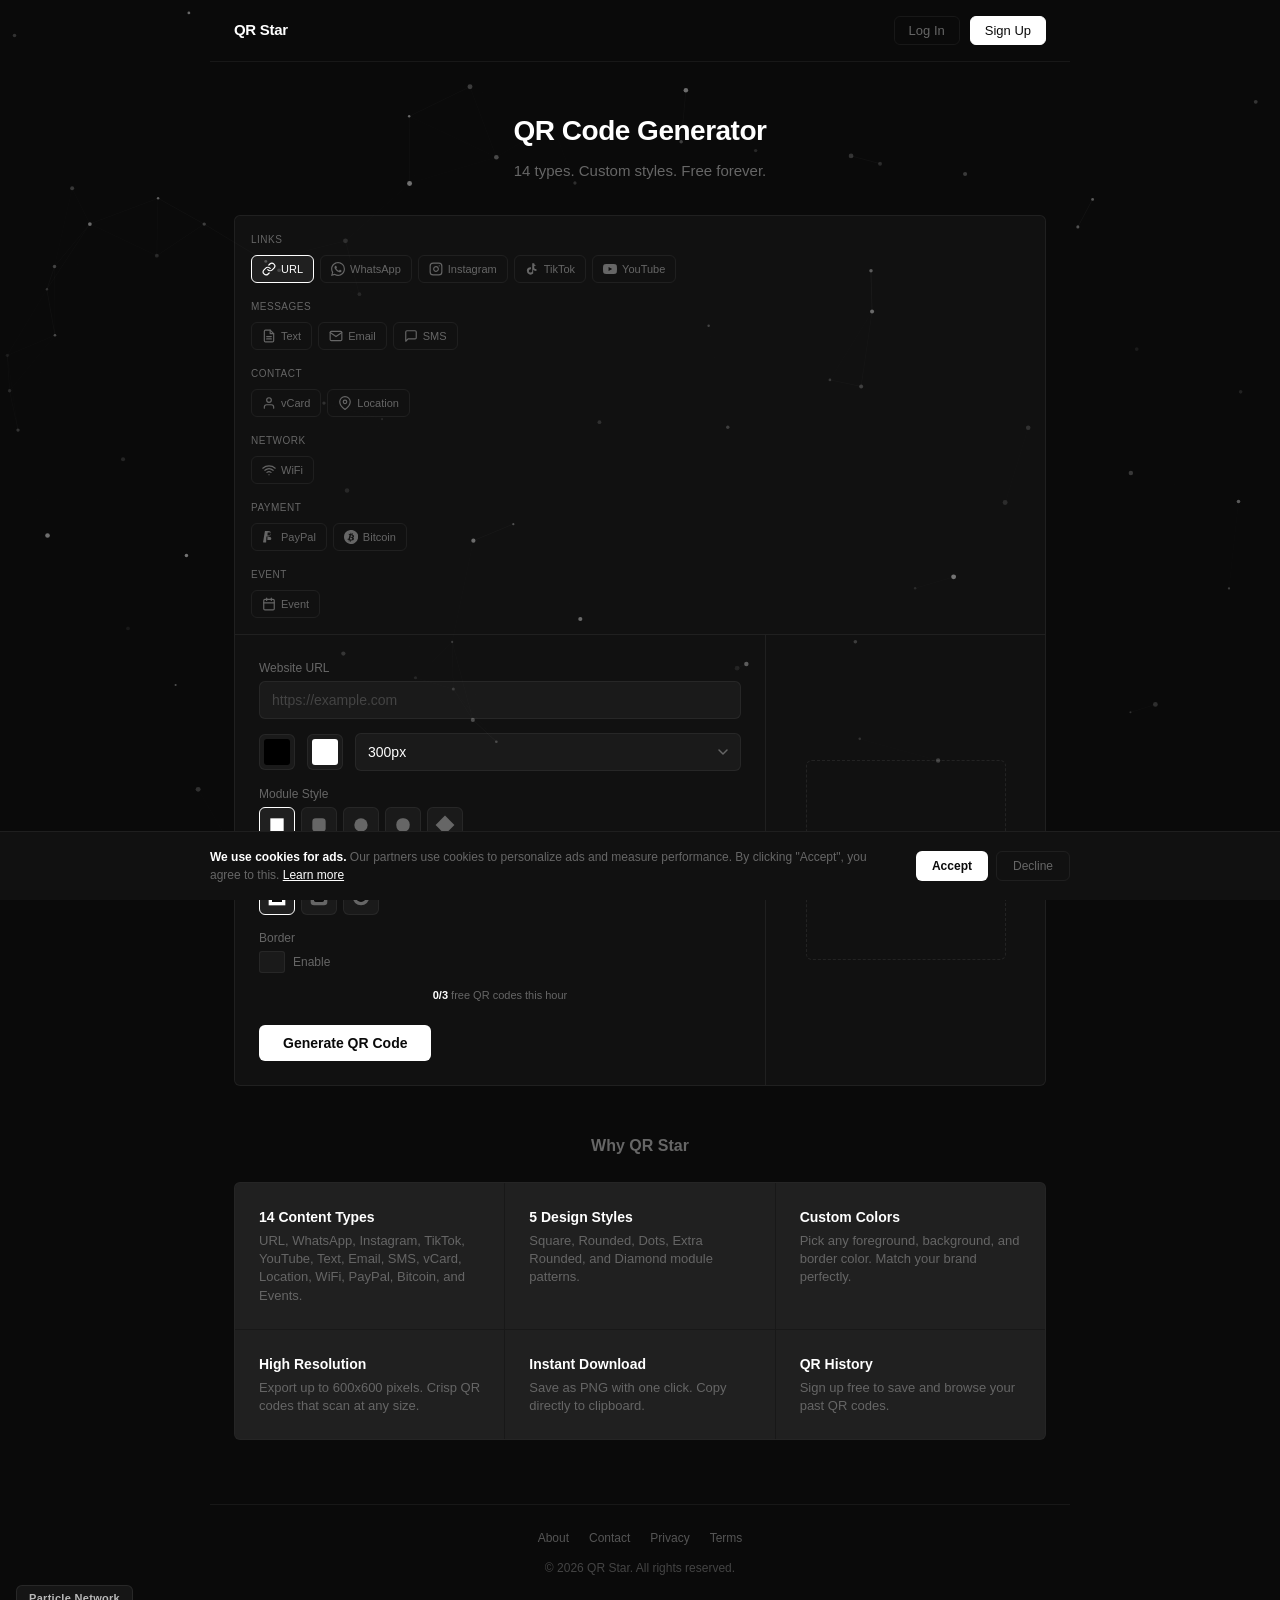
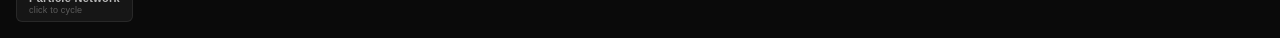
<file: index.html>
<!DOCTYPE html>
<html lang="en">
<head>
  <meta charset="UTF-8">
  <meta name="viewport" content="width=device-width, initial-scale=1.0">
  <title>QR Star — Free QR Code Generator</title>
  <meta name="description" content="Free QR code generator with 14 types, custom styles, and instant download. Create QR codes for URLs, WhatsApp, WiFi, vCard, payments, and more.">
  <meta property="og:title" content="QR Star — Free QR Code Generator">
  <meta property="og:description" content="Free QR code generator with 14 types, custom styles, and instant download.">
  <meta property="og:type" content="website">
  <meta name="robots" content="index, follow">
  <link rel="canonical" href="./">
  <script type="application/ld+json">
  {
    "@context": "https://schema.org",
    "@type": "WebApplication",
    "name": "QR Star",
    "applicationCategory": "UtilityApplication",
    "operatingSystem": "Web",
    "description": "Free QR code generator with custom styles, 14 content types, and instant PNG download.",
    "offers": { "@type": "Offer", "price": "0", "priceCurrency": "USD" }
  }
  </script>
  <link rel="stylesheet" href="css/style.css">
  <!-- Google AdSense — replace ca-pub-XXXXXXXXXXXXXXXX with your publisher ID after approval -->
  <!-- <script async src="https://pagead2.googlesyndication.com/pagead/js/adsbygoogle.js?client=ca-pub-XXXXXXXXXXXXXXXX" crossorigin="anonymous"></script> -->
</head>
<body>

  <canvas id="bg-canvas"></canvas>

  <!-- NAV -->
  <nav>
    <a href="#" class="nav-logo">QR Star</a>
    <div class="nav-right">
      <div id="nav-guest" class="nav-user">
        <button class="nav-btn" onclick="openModal('login')">Log In</button>
        <button class="nav-btn primary" onclick="openModal('signup')">Sign Up</button>
      </div>
      <div id="nav-user" class="nav-user" style="display:none">
        <button class="nav-btn" onclick="toggleHistory()">History</button>
        <button class="nav-btn" onclick="openSettings()">Settings</button>
        <div class="nav-avatar" id="nav-avatar"></div>
        <span class="nav-name" id="nav-name"></span>
        <button class="nav-btn" onclick="logout()">Logout</button>
      </div>
    </div>
  </nav>

  <!-- HERO -->
  <section class="hero">
    <h1>QR Code Generator</h1>
    <p>14 types. Custom styles. Free forever.</p>
  </section>

  <div class="ad-slot ad-slot-hero"></div>

  <!-- MAIN CARD -->
  <main class="main-card">
    <div class="card-inner">

      <!-- TYPE GRID -->
      <div class="type-grid" id="typeGrid">
        <span class="type-category">Links</span>
        <button class="type-card active" data-type="url" onclick="switchType('url')">
          <svg viewBox="0 0 24 24" fill="none" stroke="currentColor" stroke-width="2" stroke-linecap="round" stroke-linejoin="round"><path d="M10 13a5 5 0 0 0 7.54.54l3-3a5 5 0 0 0-7.07-7.07l-1.72 1.71"/><path d="M14 11a5 5 0 0 0-7.54-.54l-3 3a5 5 0 0 0 7.07 7.07l1.71-1.71"/></svg>
          URL
        </button>
        <button class="type-card" data-type="whatsapp" onclick="switchType('whatsapp')">
          <svg viewBox="0 0 24 24" fill="currentColor"><path d="M17.472 14.382c-.297-.149-1.758-.867-2.03-.967-.273-.099-.471-.148-.67.15-.197.297-.767.966-.94 1.164-.173.199-.347.223-.644.075-.297-.15-1.255-.463-2.39-1.475-.883-.788-1.48-1.761-1.653-2.059-.173-.297-.018-.458.13-.606.134-.133.298-.347.446-.52.149-.174.198-.298.298-.497.099-.198.05-.371-.025-.52-.075-.149-.669-1.612-.916-2.207-.242-.579-.487-.5-.669-.51-.173-.008-.371-.01-.57-.01-.198 0-.52.074-.792.372-.272.297-1.04 1.016-1.04 2.479 0 1.462 1.065 2.875 1.213 3.074.149.198 2.096 3.2 5.077 4.487.709.306 1.262.489 1.694.625.712.227 1.36.195 1.871.118.571-.085 1.758-.719 2.006-1.413.248-.694.248-1.289.173-1.413-.074-.124-.272-.198-.57-.347m-5.421 7.403h-.004a9.87 9.87 0 01-5.031-1.378l-.361-.214-3.741.982.998-3.648-.235-.374a9.86 9.86 0 01-1.51-5.26c.001-5.45 4.436-9.884 9.888-9.884 2.64 0 5.122 1.03 6.988 2.898a9.825 9.825 0 012.893 6.994c-.003 5.45-4.437 9.884-9.885 9.884m8.413-18.297A11.815 11.815 0 0012.05 0C5.495 0 .16 5.335.157 11.892c0 2.096.547 4.142 1.588 5.945L.057 24l6.305-1.654a11.882 11.882 0 005.683 1.448h.005c6.554 0 11.89-5.335 11.893-11.893a11.821 11.821 0 00-3.48-8.413z"/></svg>
          WhatsApp
        </button>
        <button class="type-card" data-type="instagram" onclick="switchType('instagram')">
          <svg viewBox="0 0 24 24" fill="none" stroke="currentColor" stroke-width="2" stroke-linecap="round" stroke-linejoin="round"><rect x="2" y="2" width="20" height="20" rx="5" ry="5"/><path d="M16 11.37A4 4 0 1 1 12.63 8 4 4 0 0 1 16 11.37z"/><line x1="17.5" y1="6.5" x2="17.51" y2="6.5"/></svg>
          Instagram
        </button>
        <button class="type-card" data-type="tiktok" onclick="switchType('tiktok')">
          <svg viewBox="0 0 24 24" fill="currentColor"><path d="M19.59 6.69a4.83 4.83 0 01-3.77-4.25V2h-3.45v13.67a2.89 2.89 0 01-2.88 2.5 2.89 2.89 0 01-2.89-2.89 2.89 2.89 0 012.89-2.89c.28 0 .54.04.79.1v-3.5a6.37 6.37 0 00-.79-.05A6.34 6.34 0 003.15 15.2a6.34 6.34 0 0010.86 4.48V13.2a8.16 8.16 0 005.58 2.17V12a4.83 4.83 0 01-3.77-1.5V6.69h3.77z"/></svg>
          TikTok
        </button>
        <button class="type-card" data-type="youtube" onclick="switchType('youtube')">
          <svg viewBox="0 0 24 24" fill="currentColor"><path d="M23.498 6.186a3.016 3.016 0 0 0-2.122-2.136C19.505 3.545 12 3.545 12 3.545s-7.505 0-9.377.505A3.017 3.017 0 0 0 .502 6.186C0 8.07 0 12 0 12s0 3.93.502 5.814a3.016 3.016 0 0 0 2.122 2.136c1.871.505 9.376.505 9.376.505s7.505 0 9.377-.505a3.015 3.015 0 0 0 2.122-2.136C24 15.93 24 12 24 12s0-3.93-.502-5.814zM9.545 15.568V8.432L15.818 12l-6.273 3.568z"/></svg>
          YouTube
        </button>

        <span class="type-category">Messages</span>
        <button class="type-card" data-type="text" onclick="switchType('text')">
          <svg viewBox="0 0 24 24" fill="none" stroke="currentColor" stroke-width="2" stroke-linecap="round" stroke-linejoin="round"><path d="M14 2H6a2 2 0 0 0-2 2v16a2 2 0 0 0 2 2h12a2 2 0 0 0 2-2V8z"/><polyline points="14 2 14 8 20 8"/><line x1="16" y1="13" x2="8" y2="13"/><line x1="16" y1="17" x2="8" y2="17"/></svg>
          Text
        </button>
        <button class="type-card" data-type="email" onclick="switchType('email')">
          <svg viewBox="0 0 24 24" fill="none" stroke="currentColor" stroke-width="2" stroke-linecap="round" stroke-linejoin="round"><path d="M4 4h16c1.1 0 2 .9 2 2v12c0 1.1-.9 2-2 2H4c-1.1 0-2-.9-2-2V6c0-1.1.9-2 2-2z"/><polyline points="22,6 12,13 2,6"/></svg>
          Email
        </button>
        <button class="type-card" data-type="sms" onclick="switchType('sms')">
          <svg viewBox="0 0 24 24" fill="none" stroke="currentColor" stroke-width="2" stroke-linecap="round" stroke-linejoin="round"><path d="M21 15a2 2 0 0 1-2 2H7l-4 4V5a2 2 0 0 1 2-2h14a2 2 0 0 1 2 2z"/></svg>
          SMS
        </button>

        <span class="type-category">Contact</span>
        <button class="type-card" data-type="vcard" onclick="switchType('vcard')">
          <svg viewBox="0 0 24 24" fill="none" stroke="currentColor" stroke-width="2" stroke-linecap="round" stroke-linejoin="round"><path d="M20 21v-2a4 4 0 0 0-4-4H8a4 4 0 0 0-4 4v2"/><circle cx="12" cy="7" r="4"/></svg>
          vCard
        </button>
        <button class="type-card" data-type="location" onclick="switchType('location')">
          <svg viewBox="0 0 24 24" fill="none" stroke="currentColor" stroke-width="2" stroke-linecap="round" stroke-linejoin="round"><path d="M21 10c0 7-9 13-9 13s-9-6-9-13a9 9 0 0 1 18 0z"/><circle cx="12" cy="10" r="3"/></svg>
          Location
        </button>

        <span class="type-category">Network</span>
        <button class="type-card" data-type="wifi" onclick="switchType('wifi')">
          <svg viewBox="0 0 24 24" fill="none" stroke="currentColor" stroke-width="2" stroke-linecap="round" stroke-linejoin="round"><path d="M5 12.55a11 11 0 0 1 14.08 0"/><path d="M1.42 9a16 16 0 0 1 21.16 0"/><path d="M8.53 16.11a6 6 0 0 1 6.95 0"/><line x1="12" y1="20" x2="12.01" y2="20"/></svg>
          WiFi
        </button>

        <span class="type-category">Payment</span>
        <button class="type-card" data-type="paypal" onclick="switchType('paypal')">
          <svg viewBox="0 0 24 24" fill="currentColor"><path d="M7.076 21.337H2.47a.641.641 0 0 1-.633-.74L4.944 2.1A.77.77 0 0 1 5.704 1.5h4.953c1.622 0 2.789.426 3.46 1.262.655.817.975 1.87.975 3.188 0 .942-.22 1.838-.67 2.677-.442.827-1.124 1.474-2.053 1.96-.858.449-1.872.676-3.072.676H7.526L7.076 21.337zM9.37 9.494h3.498c.882 0 1.532-.192 1.97-.588.438-.396.655-1.005.655-1.842 0-.903-.26-1.563-.793-1.998-.513-.42-1.224-.627-2.152-.627H9.736L9.37 9.494zm-.206 7.696h3.774c.96 0 1.689-.216 2.206-.66.517-.445.772-1.088.772-1.945 0-.768-.234-1.373-.714-1.837-.48-.464-1.154-.692-2.04-.692H9.37l-.206 5.134z"/></svg>
          PayPal
        </button>
        <button class="type-card" data-type="bitcoin" onclick="switchType('bitcoin')">
          <svg viewBox="0 0 24 24" fill="currentColor"><path d="M23.638 14.904c-1.602 6.43-8.113 10.34-14.542 8.738-6.43-1.603-10.34-8.113-8.738-14.543C.966 2.671 9.074-1.24 15.5 0.364c6.43 1.604 10.34 8.113 8.738 14.542zm-6.43-3.89c.24-1.59-.974-2.45-2.64-3.02l.54-2.153-1.315-.33-.525 2.107c-.343-.086-.693-.167-1.04-.25l.53-2.127-1.32-.33-.54 2.165c-.286-.065-.566-.13-.842-.193l.001-.006-1.812-.45-.35 1.407s.975.22.955.234c.53.133.626.485.61.766l-.61 2.452c.037.009.084.024.135.045l-.136-.035-.856 3.43c-.064.16-.23.404-.599.312.013.02-.956-.238-.956-.238l-.655 1.506 1.707.425.93.233-.55 2.21 1.315.33.54-2.17c.356.094.703.18 1.046.264l-.54 2.16 1.32.33.55-2.206c2.274.43 3.996.26 4.722-1.815.586-1.667-.04-2.63-1.23-3.26.88-.207 1.543-.786 1.716-1.997zm-3.01 4.21c-.407 1.63-3.204.75-4.103.53l.732-2.94c.9.225 3.81.67 3.37 2.41zm.41-4.23c-.37 1.485-2.7.73-3.45.544l.66-2.65c.75.186 3.204.53 2.79 2.106z"/></svg>
          Bitcoin
        </button>

        <span class="type-category">Event</span>
        <button class="type-card" data-type="event" onclick="switchType('event')">
          <svg viewBox="0 0 24 24" fill="none" stroke="currentColor" stroke-width="2" stroke-linecap="round" stroke-linejoin="round"><rect x="3" y="4" width="18" height="18" rx="2" ry="2"/><line x1="16" y1="2" x2="16" y2="6"/><line x1="8" y1="2" x2="8" y2="6"/><line x1="3" y1="10" x2="21" y2="10"/></svg>
          Event
        </button>
      </div>

      <!-- GENERATOR BODY -->
      <div class="card-body">
        <div class="form-panel">

          <!-- URL -->
          <div class="qr-form active" id="form-url">
            <div class="form-group"><label>Website URL</label><input type="url" id="f-url" placeholder="https://example.com"></div>
          </div>

          <!-- WhatsApp -->
          <div class="qr-form" id="form-whatsapp">
            <div class="form-group"><label>Phone Number (with country code)</label><input type="tel" id="f-wa-phone" placeholder="+1234567890"></div>
            <div class="form-group"><label>Message (optional)</label><textarea id="f-wa-msg" placeholder="Hello!"></textarea></div>
          </div>

          <!-- Instagram -->
          <div class="qr-form" id="form-instagram">
            <div class="form-group"><label>Username</label><input type="text" id="f-ig-user" placeholder="username"></div>
          </div>

          <!-- TikTok -->
          <div class="qr-form" id="form-tiktok">
            <div class="form-group"><label>Username</label><input type="text" id="f-tt-user" placeholder="username"></div>
          </div>

          <!-- YouTube -->
          <div class="qr-form" id="form-youtube">
            <div class="form-group"><label>Channel or Video URL</label><input type="url" id="f-yt-url" placeholder="https://youtube.com/@channel"></div>
          </div>

          <!-- Text -->
          <div class="qr-form" id="form-text">
            <div class="form-group"><label>Text Content</label><textarea id="f-text" placeholder="Enter your text here"></textarea></div>
          </div>

          <!-- Email -->
          <div class="qr-form" id="form-email">
            <div class="form-group"><label>To</label><input type="email" id="f-em-to" placeholder="recipient@example.com"></div>
            <div class="form-group"><label>Subject</label><input type="text" id="f-em-subj" placeholder="Subject"></div>
            <div class="form-group"><label>Body</label><textarea id="f-em-body" placeholder="Message body"></textarea></div>
          </div>

          <!-- SMS -->
          <div class="qr-form" id="form-sms">
            <div class="form-group"><label>Phone Number</label><input type="tel" id="f-sms-to" placeholder="+1234567890"></div>
            <div class="form-group"><label>Message</label><textarea id="f-sms-body" placeholder="Your message"></textarea></div>
          </div>

          <!-- vCard -->
          <div class="qr-form" id="form-vcard">
            <div class="form-group"><label>Full Name</label><input type="text" id="f-vc-name" placeholder="John Doe"></div>
            <div class="form-group"><label>Phone</label><input type="tel" id="f-vc-phone" placeholder="+1234567890"></div>
            <div class="form-group"><label>Email</label><input type="email" id="f-vc-email" placeholder="john@example.com"></div>
            <div class="form-group"><label>Organization</label><input type="text" id="f-vc-org" placeholder="Company Inc."></div>
            <div class="form-group"><label>Address</label><input type="text" id="f-vc-addr" placeholder="123 Main St, City"></div>
            <div class="form-group"><label>Website</label><input type="url" id="f-vc-web" placeholder="https://example.com"></div>
          </div>

          <!-- Location -->
          <div class="qr-form" id="form-location">
            <div class="form-group"><label>Address</label><input type="text" id="f-loc-addr" placeholder="123 Main St, New York, NY"></div>
            <div class="form-group"><label>Or Coordinates</label><input type="text" id="f-loc-coords" placeholder="40.7128, -74.0060"></div>
          </div>

          <!-- WiFi -->
          <div class="qr-form" id="form-wifi">
            <div class="form-group"><label>Network Name (SSID)</label><input type="text" id="f-wifi-ssid" placeholder="MyNetwork"></div>
            <div class="form-group"><label>Password</label><input type="text" id="f-wifi-pass" placeholder="Password"></div>
            <div class="form-group"><label>Encryption</label>
              <select id="f-wifi-enc">
                <option value="WPA">WPA/WPA2</option>
                <option value="WEP">WEP</option>
                <option value="nopass">None</option>
              </select>
            </div>
          </div>

          <!-- PayPal -->
          <div class="qr-form" id="form-paypal">
            <div class="form-group"><label>PayPal Username</label><input type="text" id="f-pp-user" placeholder="yourusername"></div>
            <div class="form-group"><label>Amount (optional)</label><input type="number" id="f-pp-amount" placeholder="10.00" step="0.01" min="0"></div>
          </div>

          <!-- Bitcoin -->
          <div class="qr-form" id="form-bitcoin">
            <div class="form-group"><label>Bitcoin Address</label><input type="text" id="f-btc-addr" placeholder="bc1q..."></div>
            <div class="form-group"><label>Amount in BTC (optional)</label><input type="number" id="f-btc-amount" placeholder="0.001" step="0.00000001" min="0"></div>
          </div>

          <!-- Event -->
          <div class="qr-form" id="form-event">
            <div class="form-group"><label>Event Title</label><input type="text" id="f-ev-title" placeholder="Birthday Party"></div>
            <div class="form-group"><label>Start</label><input type="datetime-local" id="f-ev-start"></div>
            <div class="form-group"><label>End</label><input type="datetime-local" id="f-ev-end"></div>
            <div class="form-group"><label>Location</label><input type="text" id="f-ev-loc" placeholder="123 Main St"></div>
            <div class="form-group"><label>Description</label><textarea id="f-ev-desc" placeholder="Event details"></textarea></div>
          </div>

          <!-- COMMON: COLORS + SIZE -->
          <div class="color-row">
            <div class="color-pick"><input type="color" id="fg-color" value="#000000" title="Foreground"></div>
            <div class="color-pick"><input type="color" id="bg-color" value="#ffffff" title="Background"></div>
            <div class="size-select">
              <select id="qr-size">
                <option value="200">200px</option>
                <option value="300" selected>300px</option>
                <option value="400">400px</option>
                <option value="600">600px</option>
              </select>
            </div>
          </div>

          <!-- DESIGN: MODULE STYLE -->
          <div class="form-group">
            <label>Module Style</label>
            <div class="style-options" id="moduleStyles">
              <button class="style-opt active" data-style="square" onclick="setModuleStyle('square')" title="Square">
                <svg viewBox="0 0 24 24"><rect x="4" y="4" width="16" height="16" fill="currentColor"/></svg>
              </button>
              <button class="style-opt" data-style="rounded" onclick="setModuleStyle('rounded')" title="Rounded">
                <svg viewBox="0 0 24 24"><rect x="4" y="4" width="16" height="16" rx="4" fill="currentColor"/></svg>
              </button>
              <button class="style-opt" data-style="dots" onclick="setModuleStyle('dots')" title="Dots">
                <svg viewBox="0 0 24 24"><circle cx="12" cy="12" r="8" fill="currentColor"/></svg>
              </button>
              <button class="style-opt" data-style="extra-rounded" onclick="setModuleStyle('extra-rounded')" title="Extra Rounded">
                <svg viewBox="0 0 24 24"><rect x="4" y="4" width="16" height="16" rx="7" fill="currentColor"/></svg>
              </button>
              <button class="style-opt" data-style="diamond" onclick="setModuleStyle('diamond')" title="Diamond">
                <svg viewBox="0 0 24 24"><rect x="4" y="4" width="16" height="16" fill="currentColor" transform="rotate(45 12 12)"/></svg>
              </button>
            </div>
          </div>

          <!-- DESIGN: CORNER STYLE -->
          <div class="form-group">
            <label>Finder Corner Style</label>
            <div class="style-options" id="cornerStyles">
              <button class="style-opt active" data-style="square" onclick="setCornerStyle('square')" title="Square">
                <svg viewBox="0 0 24 24"><rect x="2" y="2" width="20" height="20" fill="currentColor"/><rect x="6" y="6" width="12" height="12" fill="var(--bg)"/><rect x="9" y="9" width="6" height="6" fill="currentColor"/></svg>
              </button>
              <button class="style-opt" data-style="rounded" onclick="setCornerStyle('rounded')" title="Rounded">
                <svg viewBox="0 0 24 24"><rect x="2" y="2" width="20" height="20" rx="4" fill="currentColor"/><rect x="6" y="6" width="12" height="12" rx="2" fill="var(--bg)"/><rect x="9" y="9" width="6" height="6" rx="1.5" fill="currentColor"/></svg>
              </button>
              <button class="style-opt" data-style="dot" onclick="setCornerStyle('dot')" title="Dot">
                <svg viewBox="0 0 24 24"><circle cx="12" cy="12" r="10" fill="currentColor"/><circle cx="12" cy="12" r="6" fill="var(--bg)"/><circle cx="12" cy="12" r="3" fill="currentColor"/></svg>
              </button>
            </div>
          </div>

          <!-- BORDER -->
          <div class="form-group">
            <label>Border</label>
            <div class="outline-row">
              <label class="outline-toggle">
                <input type="checkbox" id="outline-toggle" onchange="toggleOutline()">
                Enable
              </label>
              <div class="color-pick" id="outline-color-wrap" style="display:none">
                <input type="color" id="outline-color" value="#000000" title="Border Color">
              </div>
            </div>
          </div>
          <div class="form-group" id="border-thickness-wrap" style="display:none">
            <label>Thickness <span id="thickness-val">10px</span></label>
            <input type="range" id="border-thickness" min="1" max="50" value="10" oninput="updateThickness()">
          </div>
          <div class="form-group" id="border-style-wrap" style="display:none">
            <label>Border Style</label>
            <div class="style-options" id="borderStyles">
              <button class="style-opt active" data-style="sharp" onclick="setBorderStyle('sharp')" title="Sharp">
                <svg viewBox="0 0 24 24"><rect x="2" y="2" width="20" height="20" fill="none" stroke="currentColor" stroke-width="2"/></svg>
              </button>
              <button class="style-opt" data-style="soft" onclick="setBorderStyle('soft')" title="Soft">
                <svg viewBox="0 0 24 24"><rect x="2" y="2" width="20" height="20" rx="3" fill="none" stroke="currentColor" stroke-width="2"/></svg>
              </button>
              <button class="style-opt" data-style="rounded" onclick="setBorderStyle('rounded')" title="Rounded">
                <svg viewBox="0 0 24 24"><rect x="2" y="2" width="20" height="20" rx="6" fill="none" stroke="currentColor" stroke-width="2"/></svg>
              </button>
            </div>
          </div>

          <!-- USAGE COUNTER -->
          <div class="usage-counter" id="usage-counter" style="display:none">
            <span id="usage-text"></span>
          </div>

          <div class="action-row">
            <button class="btn-generate" onclick="generateQR()">Generate QR Code</button>
            <button class="btn-download" id="btn-dl" onclick="downloadQR()" style="display:none">Download PNG</button>
            <button class="btn-copy" id="btn-cp" onclick="copyQR()" style="display:none">Copy</button>
          </div>
        </div>

        <!-- PREVIEW -->
        <div class="preview-panel">
          <div class="preview-placeholder" id="preview-placeholder">QR</div>
          <div class="preview-canvas-wrap" id="preview-wrap">
            <canvas id="qr-canvas"></canvas>
          </div>
        </div>
      </div>
    </div>
  </main>

  <!-- USAGE BANNER (for anonymous users) -->
  <div class="usage-banner" id="usage-banner" style="display:none">
    <div class="usage-banner-inner">
      <span id="banner-text"></span>
      <a onclick="openModal('signup')">Sign up free for unlimited &#8594;</a>
    </div>
  </div>

  <!-- FEATURES -->
  <section class="features">
    <h2>Why QR Star</h2>
    <div class="features-grid">
      <div class="feature-item"><h3>14 Content Types</h3><p>URL, WhatsApp, Instagram, TikTok, YouTube, Text, Email, SMS, vCard, Location, WiFi, PayPal, Bitcoin, and Events.</p></div>
      <div class="feature-item"><h3>5 Design Styles</h3><p>Square, Rounded, Dots, Extra Rounded, and Diamond module patterns.</p></div>
      <div class="feature-item"><h3>Custom Colors</h3><p>Pick any foreground, background, and border color. Match your brand perfectly.</p></div>
      <div class="feature-item"><h3>High Resolution</h3><p>Export up to 600x600 pixels. Crisp QR codes that scan at any size.</p></div>
      <div class="feature-item"><h3>Instant Download</h3><p>Save as PNG with one click. Copy directly to clipboard.</p></div>
      <div class="feature-item"><h3>QR History</h3><p>Sign up free to save and browse your past QR codes.</p></div>
    </div>
  </section>

  <div class="ad-slot ad-slot-footer"></div>

  <footer>
    <div class="footer-links">
      <a href="about.html">About</a>
      <a href="contact.html">Contact</a>
      <a href="privacy.html">Privacy</a>
      <a href="terms.html">Terms</a>
    </div>
    &copy; 2026 QR Star. All rights reserved.
  </footer>

  <!-- SIGNUP MODAL -->
  <div class="modal-overlay" id="modal-signup">
    <div class="modal">
      <h2>Create Account</h2>
      <div class="form-group"><label>Name</label><input type="text" id="signup-name" placeholder="Your name"></div>
      <div class="form-group"><label>Email</label><input type="email" id="signup-email" placeholder="you@example.com"></div>
      <div class="form-group"><label>Password</label><input type="password" id="signup-pass" placeholder="Password (min 6 chars)"></div>
      <div class="form-group">
        <label>How did you find us?</label>
        <select id="signup-source">
          <option value="">Select...</option>
          <option value="google">Google Search</option>
          <option value="social">Social Media</option>
          <option value="friend">Friend / Colleague</option>
          <option value="blog">Blog / Article</option>
          <option value="other">Other</option>
        </select>
      </div>
      <div class="form-group">
        <label class="outline-toggle">
          <input type="checkbox" id="signup-newsletter" checked>
          Send me QR tips &amp; product updates
        </label>
      </div>
      <div class="modal-actions">
        <button class="btn-generate" onclick="doSignup()">Sign Up</button>
        <button class="modal-close" onclick="closeModals()">Cancel</button>
      </div>
      <div class="modal-switch">Already have an account? <a onclick="openModal('login')">Log In</a></div>
    </div>
  </div>

  <!-- LOGIN MODAL -->
  <div class="modal-overlay" id="modal-login">
    <div class="modal">
      <h2>Log In</h2>
      <div class="form-group"><label>Email</label><input type="email" id="login-email" placeholder="you@example.com"></div>
      <div class="form-group"><label>Password</label><input type="password" id="login-pass" placeholder="Password"></div>
      <div class="modal-actions">
        <button class="btn-generate" onclick="doLogin()">Log In</button>
        <button class="modal-close" onclick="closeModals()">Cancel</button>
      </div>
      <div class="modal-switch">Don't have an account? <a onclick="openModal('signup')">Sign Up</a></div>
    </div>
  </div>

  <!-- RATE LIMIT MODAL -->
  <div class="modal-overlay" id="modal-ratelimit">
    <div class="modal modal-rate-limit">
      <div class="modal-icon">&#9889;</div>
      <h2>Free Limit Reached</h2>
      <p>You've used all 3 free QR codes this hour.</p>
      <div class="rate-limit-features">
        <div class="rl-feature"><span>&#10003;</span> Unlimited QR codes</div>
        <div class="rl-feature"><span>&#10003;</span> Save your generation history</div>
        <div class="rl-feature"><span>&#10003;</span> No ads for signed-up users</div>
        <div class="rl-feature"><span>&#10003;</span> Export your data anytime</div>
      </div>
      <div class="modal-actions">
        <button class="btn-generate" onclick="closeModals(); openModal('signup');">Sign Up Free</button>
        <button class="modal-close" onclick="closeModals()">Maybe Later</button>
      </div>
    </div>
  </div>

  <!-- HISTORY PANEL -->
  <div class="history-backdrop" id="hist-backdrop" onclick="toggleHistory()"></div>
  <div class="history-panel" id="hist-panel">
    <div class="history-header">
      <h3>History</h3>
      <button class="history-close" onclick="toggleHistory()">&times;</button>
    </div>
    <div class="history-list" id="hist-list"></div>
  </div>

  <div class="toast-container" id="toast-container"></div>

  <!-- SETTINGS MODAL -->
  <div class="modal-overlay" id="modal-settings">
    <div class="modal">
      <h2>Account Settings</h2>
      <div id="settings-info">
        <div class="form-group"><label>Name</label><input type="text" id="settings-name" readonly></div>
        <div class="form-group"><label>Email</label><input type="email" id="settings-email" readonly></div>
      </div>
      <div class="settings-section">
        <h4>Data Management</h4>
        <div class="settings-actions">
          <button class="btn-secondary" onclick="exportData()">Export My Data</button>
          <button class="btn-danger" onclick="confirmDeleteAccount()">Delete Account</button>
        </div>
        <p style="font-size:11px; color:#555; margin-top:10px;">Export downloads a JSON file with your account info and QR history. Deletion is permanent and cannot be undone.</p>
      </div>
      <div class="modal-actions" style="margin-top:20px">
        <button class="modal-close" onclick="closeModals()">Close</button>
      </div>
    </div>
  </div>

  <!-- COOKIE CONSENT BANNER -->
  <div class="cookie-banner" id="cookie-banner">
    <div class="cookie-inner">
      <div class="cookie-text">
        <strong>We use cookies for ads.</strong> Our partners use cookies to personalize ads and measure performance. By clicking "Accept", you agree to this.
        <a href="privacy.html">Learn more</a>
      </div>
      <div class="cookie-actions">
        <button class="btn-generate" onclick="acceptCookies()">Accept</button>
        <button class="modal-close" onclick="declineCookies()">Decline</button>
      </div>
    </div>
  </div>

  <script src="js/qrcode.min.js"></script>
  <script src="js/backgrounds.js"></script>
  <script>
  var currentType = 'url';
  var currentUser = null;
  var moduleStyle = 'square';
  var cornerStyle = 'square';
  var borderStyle = 'sharp';
  var qrGenerated = false;

  // --- RATE LIMITING ---
  function getGenTimestamps() { try { return JSON.parse(localStorage.getItem('qrc-gen-ts')) || []; } catch(e) { return []; } }
  function cleanOldTimestamps(ts) {
    var now = Date.now(), hour = 3600000, fresh = [];
    for (var i = 0; i < ts.length; i++) { if (now - ts[i] < hour) fresh.push(ts[i]); }
    return fresh;
  }
  function checkRateLimit() {
    if (currentUser) return true;
    var ts = cleanOldTimestamps(getGenTimestamps());
    localStorage.setItem('qrc-gen-ts', JSON.stringify(ts));
    updateUsageCounter(ts.length);
    if (ts.length >= 3) { openModal('ratelimit'); return false; }
    return true;
  }
  function recordGeneration() {
    if (currentUser) return;
    var ts = getGenTimestamps(); ts.push(Date.now());
    ts = cleanOldTimestamps(ts);
    localStorage.setItem('qrc-gen-ts', JSON.stringify(ts));
    updateUsageCounter(ts.length);
  }
  function updateUsageCounter(count) {
    var el = document.getElementById('usage-counter'), txt = document.getElementById('usage-text');
    var banner = document.getElementById('usage-banner'), bannerTxt = document.getElementById('banner-text');
    if (currentUser) {
      el.style.display = 'none';
      banner.style.display = 'none';
      return;
    }
    var remaining = 3 - count;
    el.style.display = '';
    txt.innerHTML = '<strong>' + count + '/3</strong> free QR codes this hour';
    if (remaining > 0 && count > 0) {
      banner.style.display = '';
      bannerTxt.innerHTML = '<strong>' + remaining + ' free QR code' + (remaining > 1 ? 's' : '') + ' left</strong> this hour — sign up for unlimited generation';
    } else if (remaining <= 0) {
      banner.style.display = '';
      bannerTxt.innerHTML = '<strong>Free limit reached</strong> — sign up for unlimited QR codes, history, and no ads';
    } else {
      banner.style.display = 'none';
    }
  }

  // --- ANALYTICS ---
  function trackEvent(type, data) {
    try {
      var log = JSON.parse(localStorage.getItem('qrc-analytics') || '[]');
      log.push({ type: type, data: data, time: Date.now() });
      if (log.length > 200) log = log.slice(-200);
      localStorage.setItem('qrc-analytics', JSON.stringify(log));
    } catch(e) {}
  }

  // --- AUTH ---
  function getUsers() { try { return JSON.parse(localStorage.getItem('qrc-users')) || {}; } catch(e) { return {}; } }
  function saveUsers(u) { localStorage.setItem('qrc-users', JSON.stringify(u)); }
  function hashStr(s) { var h = 0; for (var i = 0; i < s.length; i++) { h = ((h << 5) - h + s.charCodeAt(i)) | 0; } return 'h_' + Math.abs(h).toString(36); }
  function getSession() { try { return JSON.parse(localStorage.getItem('qrc-user')); } catch(e) { return null; } }
  function setSession(u) { if (u) localStorage.setItem('qrc-user', JSON.stringify(u)); else localStorage.removeItem('qrc-user'); }
  function updateNav() {
    currentUser = getSession();
    var g = document.getElementById('nav-guest'), u = document.getElementById('nav-user');
    if (currentUser) {
      g.style.display = 'none'; u.style.display = 'flex';
      document.getElementById('nav-avatar').textContent = currentUser.name.charAt(0).toUpperCase();
      document.getElementById('nav-name').textContent = currentUser.name;
    } else { g.style.display = 'flex'; u.style.display = 'none'; }
    updateUsageCounter(currentUser ? 0 : cleanOldTimestamps(getGenTimestamps()).length);
  }
  function doSignup() {
    var name = document.getElementById('signup-name').value.trim();
    var email = document.getElementById('signup-email').value.trim().toLowerCase();
    var pass = document.getElementById('signup-pass').value;
    var source = document.getElementById('signup-source').value;
    var newsletter = document.getElementById('signup-newsletter').checked;
    if (!name || !email || !pass) { toast('Fill in all fields'); return; }
    if (pass.length < 6) { toast('Password must be at least 6 characters'); return; }
    var users = getUsers();
    if (users[email]) { toast('Email already registered'); return; }
    users[email] = { name: name, pass: hashStr(pass), source: source || '', newsletter: newsletter, joined: Date.now() };
    saveUsers(users); setSession({ name: name, email: email });
    closeModals(); updateNav(); trackEvent('signup', { source: source }); toast('Account created');
  }
  function doLogin() {
    var email = document.getElementById('login-email').value.trim().toLowerCase();
    var pass = document.getElementById('login-pass').value;
    if (!email || !pass) { toast('Fill in all fields'); return; }
    var users = getUsers();
    if (!users[email] || users[email].pass !== hashStr(pass)) { toast('Invalid credentials'); return; }
    setSession({ name: users[email].name, email: email }); closeModals(); updateNav(); toast('Logged in');
  }
  function logout() { setSession(null); updateNav(); toast('Logged out'); }

  // --- MODALS ---
  function openModal(type) { closeModals(); var el = document.getElementById('modal-' + type); if (el) el.classList.add('open'); }
  function closeModals() { document.querySelectorAll('.modal-overlay').forEach(function(m) { m.classList.remove('open'); }); }
  document.addEventListener('click', function(e) { if (e.target.classList && e.target.classList.contains('modal-overlay')) e.target.classList.remove('open'); });
  document.addEventListener('keydown', function(e) { if (e.key === 'Escape') { closeModals(); var p = document.getElementById('hist-panel'); if (p.classList.contains('open')) toggleHistory(); } });

  // --- TYPE SWITCHING ---
  function switchType(type) {
    currentType = type;
    document.querySelectorAll('.type-card').forEach(function(c) { c.classList.toggle('active', c.getAttribute('data-type') === type); });
    document.querySelectorAll('.qr-form').forEach(function(f) { f.classList.remove('active'); });
    var form = document.getElementById('form-' + type);
    if (form) form.classList.add('active');
    livePreview();
  }

  // --- DESIGN STYLES ---
  function setModuleStyle(s) {
    moduleStyle = s;
    document.querySelectorAll('#moduleStyles .style-opt').forEach(function(b) { b.classList.toggle('active', b.getAttribute('data-style') === s); });
    livePreview();
  }
  function setCornerStyle(s) {
    cornerStyle = s;
    document.querySelectorAll('#cornerStyles .style-opt').forEach(function(b) { b.classList.toggle('active', b.getAttribute('data-style') === s); });
    livePreview();
  }

  // --- OUTLINE ---
  function toggleOutline() {
    var on = document.getElementById('outline-toggle').checked;
    document.getElementById('outline-color-wrap').style.display = on ? '' : 'none';
    document.getElementById('border-thickness-wrap').style.display = on ? '' : 'none';
    document.getElementById('border-style-wrap').style.display = on ? '' : 'none';
    livePreview();
  }
  function setBorderStyle(s) {
    borderStyle = s;
    document.querySelectorAll('#borderStyles .style-opt').forEach(function(b) { b.classList.toggle('active', b.getAttribute('data-style') === s); });
    livePreview();
  }
  function updateThickness() {
    document.getElementById('thickness-val').textContent = document.getElementById('border-thickness').value + 'px';
  }

  // --- LIVE PREVIEW (design changes only) ---
  function livePreview() {
    if (!qrGenerated) return;
    var size = parseInt(document.getElementById('qr-size').value, 10);
    var fg = document.getElementById('fg-color').value;
    var bg = document.getElementById('bg-color').value;
    var canvas = document.getElementById('qr-canvas');
    renderQRToCanvas(canvas, size, fg, bg);
  }

  // --- PAYLOAD BUILDERS ---
  function getPayload() {
    switch (currentType) {
      case 'url': return document.getElementById('f-url').value.trim();
      case 'whatsapp': {
        var ph = document.getElementById('f-wa-phone').value.trim();
        var msg = document.getElementById('f-wa-msg').value.trim();
        if (!ph) return '';
        return 'https://wa.me/' + ph.replace(/[^0-9]/g, '') + (msg ? '?text=' + encodeURIComponent(msg) : '');
      }
      case 'instagram': { var u = document.getElementById('f-ig-user').value.trim(); return u ? 'https://instagram.com/' + u.replace(/^@/, '') : ''; }
      case 'tiktok': { var u = document.getElementById('f-tt-user').value.trim(); return u ? 'https://tiktok.com/@' + u.replace(/^@/, '') : ''; }
      case 'youtube': return document.getElementById('f-yt-url').value.trim();
      case 'text': return document.getElementById('f-text').value.trim();
      case 'email': {
        var to = document.getElementById('f-em-to').value.trim();
        var sub = document.getElementById('f-em-subj').value.trim();
        var body = document.getElementById('f-em-body').value.trim();
        if (!to) return '';
        var em = 'mailto:' + to; var parts = [];
        if (sub) parts.push('subject=' + encodeURIComponent(sub));
        if (body) parts.push('body=' + encodeURIComponent(body));
        return parts.length ? em + '?' + parts.join('&') : em;
      }
      case 'sms': {
        var num = document.getElementById('f-sms-to').value.trim();
        var msg = document.getElementById('f-sms-body').value.trim();
        if (!num) return '';
        return 'sms:' + num + (msg ? '?body=' + encodeURIComponent(msg) : '');
      }
      case 'vcard': {
        var n = document.getElementById('f-vc-name').value.trim();
        var ph = document.getElementById('f-vc-phone').value.trim();
        var em = document.getElementById('f-vc-email').value.trim();
        var org = document.getElementById('f-vc-org').value.trim();
        var addr = document.getElementById('f-vc-addr').value.trim();
        var web = document.getElementById('f-vc-web').value.trim();
        if (!n) return '';
        var v = 'BEGIN:VCARD\nVERSION:3.0\nFN:' + n;
        if (ph) v += '\nTEL:' + ph;
        if (em) v += '\nEMAIL:' + em;
        if (org) v += '\nORG:' + org;
        if (addr) v += '\nADR:;;' + addr + ';;;';
        if (web) v += '\nURL:' + web;
        v += '\nEND:VCARD'; return v;
      }
      case 'location': {
        var addr = document.getElementById('f-loc-addr').value.trim();
        var coords = document.getElementById('f-loc-coords').value.trim();
        if (coords) {
          var parts = coords.split(',').map(function(s) { return s.trim(); });
          if (parts.length === 2 && !isNaN(parts[0]) && !isNaN(parts[1])) return 'https://maps.google.com/?q=' + parts[0] + ',' + parts[1];
        }
        if (addr) return 'https://maps.google.com/?q=' + encodeURIComponent(addr);
        return '';
      }
      case 'wifi': {
        var ssid = document.getElementById('f-wifi-ssid').value.trim();
        var pass = document.getElementById('f-wifi-pass').value;
        var enc = document.getElementById('f-wifi-enc').value;
        if (!ssid) return '';
        return 'WIFI:T:' + enc + ';S:' + ssid + ';P:' + pass + ';;';
      }
      case 'paypal': {
        var user = document.getElementById('f-pp-user').value.trim();
        var amt = document.getElementById('f-pp-amount').value;
        if (!user) return '';
        return 'https://paypal.me/' + user + (amt ? '/' + amt : '');
      }
      case 'bitcoin': {
        var addr = document.getElementById('f-btc-addr').value.trim();
        var amt = document.getElementById('f-btc-amount').value;
        if (!addr) return '';
        return 'bitcoin:' + addr + (amt ? '?amount=' + amt : '');
      }
      case 'event': {
        var title = document.getElementById('f-ev-title').value.trim();
        var start = document.getElementById('f-ev-start').value;
        var end = document.getElementById('f-ev-end').value;
        var loc = document.getElementById('f-ev-loc').value.trim();
        var desc = document.getElementById('f-ev-desc').value.trim();
        if (!title || !start) return '';
        function fmtDT(v) { return v ? v.replace(/[-:]/g, '').replace('T', 'T') + '00' : ''; }
        var ev = 'BEGIN:VEVENT\nSUMMARY:' + title;
        ev += '\nDTSTART:' + fmtDT(start);
        if (end) ev += '\nDTEND:' + fmtDT(end);
        if (loc) ev += '\nLOCATION:' + loc;
        if (desc) ev += '\nDESCRIPTION:' + desc;
        ev += '\nEND:VEVENT'; return ev;
      }
      default: return '';
    }
  }

  // --- QR RENDERING ENGINE ---
  function isFinderPattern(r, c, modCount) {
    if (r < 7 && c < 7) return true;
    if (r < 7 && c >= modCount - 7) return true;
    if (r >= modCount - 7 && c < 7) return true;
    return false;
  }

  function drawRoundedRect(ctx, x, y, w, h, r) {
    r = Math.min(r, w / 2, h / 2);
    ctx.beginPath();
    ctx.moveTo(x + r, y);
    ctx.lineTo(x + w - r, y);
    ctx.quadraticCurveTo(x + w, y, x + w, y + r);
    ctx.lineTo(x + w, y + h - r);
    ctx.quadraticCurveTo(x + w, y + h, x + w - r, y + h);
    ctx.lineTo(x + r, y + h);
    ctx.quadraticCurveTo(x, y + h, x, y + h - r);
    ctx.lineTo(x, y + r);
    ctx.quadraticCurveTo(x, y, x + r, y);
    ctx.closePath();
    ctx.fill();
  }

  function drawSingleModule(ctx, x, y, s, style) {
    var r, cx, cy;
    switch (style) {
      case 'rounded':
        r = s * 0.3;
        drawRoundedRect(ctx, x, y, s, s, r);
        break;
      case 'dots':
        cx = x + s / 2; cy = y + s / 2;
        ctx.beginPath(); ctx.arc(cx, cy, s * 0.45, 0, Math.PI * 2); ctx.fill();
        break;
      case 'extra-rounded':
        r = s * 0.6;
        drawRoundedRect(ctx, x, y, s, s, r);
        break;
      case 'diamond':
        cx = x + s / 2; cy = y + s / 2;
        ctx.save(); ctx.translate(cx, cy); ctx.rotate(Math.PI / 4);
        ctx.fillRect(-s * 0.35, -s * 0.35, s * 0.7, s * 0.7);
        ctx.restore();
        break;
      default:
        ctx.fillRect(x, y, s, s);
    }
  }

  function renderQRToCanvas(canvas, size, fg, bg) {
    var payload = getPayload();
    if (!payload) return false;

    var borderEnabled = document.getElementById('outline-toggle').checked;
    var borderColor = document.getElementById('outline-color').value;
    var borderWidth = borderEnabled ? parseInt(document.getElementById('border-thickness').value, 10) : 0;
    var qrArea = size - borderWidth * 2;

    canvas.width = size;
    canvas.height = size;
    var ctx = canvas.getContext('2d');

    ctx.clearRect(0, 0, size, size);

    if (borderEnabled && borderWidth > 0) {
      var bRad;
      switch (borderStyle) {
        case 'soft': bRad = borderWidth * 0.3; break;
        case 'rounded': bRad = borderWidth * 0.7; break;
        default: bRad = 0;
      }
      if (bRad > 0) {
        ctx.fillStyle = borderColor;
        drawRoundedRect(ctx, 0, 0, size, size, bRad);
        var innerRad = Math.max(0, bRad - borderWidth);
        ctx.fillStyle = bg;
        drawRoundedRect(ctx, borderWidth, borderWidth, qrArea, qrArea, innerRad);
      } else {
        ctx.fillStyle = borderColor;
        ctx.fillRect(0, 0, size, size);
        ctx.fillStyle = bg;
        ctx.fillRect(borderWidth, borderWidth, qrArea, qrArea);
      }
    } else {
      ctx.fillStyle = bg;
      ctx.fillRect(0, 0, size, size);
    }

    var qr = qrcode(0, 'M');
    qr.addData(payload);
    qr.make();
    var modCount = qr.getModuleCount();
    var modSize = Math.floor(qrArea / modCount);
    var offset = borderWidth + Math.floor((qrArea - modSize * modCount) / 2);

    ctx.fillStyle = bg;
    ctx.fillRect(offset, offset, modCount * modSize, modCount * modSize);

    // Pass 1: Draw all non-finder data modules
    for (var r = 0; r < modCount; r++) {
      for (var c = 0; c < modCount; c++) {
        if (isFinderPattern(r, c, modCount)) continue;
        if (qr.isDark(r, c)) {
          ctx.fillStyle = fg;
          drawSingleModule(ctx, offset + c * modSize, offset + r * modSize, modSize, moduleStyle);
        }
      }
    }

    // Pass 2: Draw finder patterns with white separator ring
    var finderAreas = [
      [0, 0],
      [0, modCount - 7],
      [modCount - 7, 0]
    ];

    for (var fi = 0; fi < finderAreas.length; fi++) {
      var sr = finderAreas[fi][0];
      var sc = finderAreas[fi][1];

      // Clear 1-cell white ring around finder pattern
      ctx.fillStyle = bg;
      for (var dr = -1; dr <= 7; dr++) {
        for (var dc = -1; dc <= 7; dc++) {
          if (dr >= 0 && dr <= 6 && dc >= 0 && dc <= 6) continue;
          var cr = sr + dr, cc = sc + dc;
          if (cr >= 0 && cr < modCount && cc >= 0 && cc < modCount && !isFinderPattern(cr, cc, modCount)) {
            ctx.fillRect(offset + cc * modSize, offset + cr * modSize, modSize, modSize);
          }
        }
      }

      // Draw the 7x7 finder pattern
      for (var dr = 0; dr < 7; dr++) {
        for (var dc = 0; dc < 7; dc++) {
          var isOuter = (dr === 0 || dr === 6 || dc === 0 || dc === 6);
          var isInner = (dr >= 2 && dr <= 4 && dc >= 2 && dc <= 4);
          var dark = isOuter || isInner;
          var x = offset + (sc + dc) * modSize;
          var y = offset + (sr + dr) * modSize;

          if (dark) {
            ctx.fillStyle = fg;
            if (cornerStyle === 'dot') {
              var cx = x + modSize / 2, cy = y + modSize / 2;
              ctx.beginPath(); ctx.arc(cx, cy, modSize * 0.45, 0, Math.PI * 2); ctx.fill();
            } else if (cornerStyle === 'rounded') {
              drawRoundedRect(ctx, x, y, modSize, modSize, modSize * 0.3);
            } else {
              ctx.fillRect(x, y, modSize + 0.5, modSize + 0.5);
            }
          }
        }
      }
    }

    return true;
  }

  // --- GENERATE ---
  function generateQR() {
    var payload = getPayload();
    if (!payload) { toast('Enter content first'); return; }
    if (!checkRateLimit()) return;

    var size = parseInt(document.getElementById('qr-size').value, 10);
    var fg = document.getElementById('fg-color').value;
    var bg = document.getElementById('bg-color').value;
    var canvas = document.getElementById('qr-canvas');
    if (!renderQRToCanvas(canvas, size, fg, bg)) return;

    qrGenerated = true;
    document.getElementById('preview-placeholder').style.display = 'none';
    document.getElementById('preview-wrap').style.display = 'block';
    document.getElementById('btn-dl').style.display = '';
    document.getElementById('btn-cp').style.display = '';

    recordGeneration();
    trackEvent('generate', { type: currentType, style: moduleStyle, size: size });

    if (currentUser) {
      saveHistory({ img: canvas.toDataURL('image/png'), text: payload.substring(0, 120), type: currentType, time: Date.now() });
    }
    toast('QR code generated');
  }

  // --- DOWNLOAD / COPY ---
  function downloadQR() {
    var canvas = document.getElementById('qr-canvas');
    var link = document.createElement('a');
    link.download = 'qr-star-' + currentType + '-' + Date.now() + '.png';
    link.href = canvas.toDataURL('image/png');
    link.click();
    trackEvent('download', { type: currentType });
    toast('Downloaded');
  }
  function copyQR() {
    var canvas = document.getElementById('qr-canvas');
    canvas.toBlob(function(blob) {
      if (navigator.clipboard && navigator.clipboard.write) {
        navigator.clipboard.write([new ClipboardItem({ 'image/png': blob })]).then(function() { toast('Copied to clipboard'); }, function() { toast('Copy failed'); });
      } else { toast('Clipboard API not available'); }
    }, 'image/png');
  }

  // --- HISTORY ---
  function getHistory() { if (!currentUser) return []; try { return JSON.parse(localStorage.getItem('qrc-hist-' + currentUser.email)) || []; } catch(e) { return []; } }
  function saveHistory(item) { if (!currentUser) return; var h = getHistory(); h.unshift(item); if (h.length > 50) h = h.slice(0, 50); localStorage.setItem('qrc-hist-' + currentUser.email, JSON.stringify(h)); }
  function renderHistory() {
    var list = document.getElementById('hist-list');
    if (!currentUser) {
      list.innerHTML = '<div class="history-empty">Sign in to view your QR code history.<br><br><button class="btn-generate" onclick="toggleHistory(); openModal(\'login\')" style="font-size:13px; padding:8px 18px;">Log In</button></div>';
      return;
    }
    var h = getHistory();
    if (!h.length) { list.innerHTML = '<div class="history-empty">No history yet. Generate a QR code to get started.</div>'; return; }
    var html = '';
    h.forEach(function(item) {
      var d = new Date(item.time);
      var timeStr = d.toLocaleDateString() + ' ' + d.toLocaleTimeString([], {hour:'2-digit', minute:'2-digit'});
      html += '<div class="history-item" onclick="loadHistoryItem(this)" data-img="' + item.img + '" data-type="' + item.type + '">'
        + '<img src="' + item.img + '" alt="QR">'
        + '<div class="history-item-info"><div class="text">' + escHtml(item.text) + '</div>'
        + '<div class="meta">' + item.type.toUpperCase() + ' &middot; ' + timeStr + '</div></div></div>';
    });
    list.innerHTML = html;
  }
  function loadHistoryItem(el) {
    var img = new Image();
    img.onload = function() {
      var canvas = document.getElementById('qr-canvas');
      canvas.width = img.naturalWidth; canvas.height = img.naturalHeight;
      canvas.getContext('2d').drawImage(img, 0, 0);
      document.getElementById('preview-placeholder').style.display = 'none';
      document.getElementById('preview-wrap').style.display = 'block';
      document.getElementById('btn-dl').style.display = '';
      document.getElementById('btn-cp').style.display = '';
    };
    img.src = el.getAttribute('data-img');
    toggleHistory(); toast('Loaded from history');
  }
  function toggleHistory() {
    var panel = document.getElementById('hist-panel'), backdrop = document.getElementById('hist-backdrop');
    var open = panel.classList.toggle('open'); backdrop.classList.toggle('open', open);
    if (open) renderHistory();
  }

  // --- TOAST ---
  function toast(msg) {
    var c = document.getElementById('toast-container'), t = document.createElement('div');
    t.className = 'toast'; t.textContent = msg; c.appendChild(t);
    setTimeout(function() { if (t.parentNode) t.parentNode.removeChild(t); }, 3000);
  }
  function escHtml(s) { var d = document.createElement('div'); d.textContent = s; return d.innerHTML; }

  // --- SETTINGS / ACCOUNT MANAGEMENT ---
  function openSettings() {
    if (!currentUser) return;
    document.getElementById('settings-name').value = currentUser.name;
    document.getElementById('settings-email').value = currentUser.email;
    openModal('settings');
  }
  function exportData() {
    if (!currentUser) return;
    var data = {
      account: { name: currentUser.name, email: currentUser.email },
      history: getHistory(),
      exportDate: new Date().toISOString()
    };
    var blob = new Blob([JSON.stringify(data, null, 2)], { type: 'application/json' });
    var link = document.createElement('a');
    link.download = 'qrstar-data-' + currentUser.email + '.json';
    link.href = URL.createObjectURL(blob);
    link.click();
    URL.revokeObjectURL(link.href);
    trackEvent('export_data', {});
    toast('Data exported');
  }
  function confirmDeleteAccount() {
    if (!currentUser) return;
    if (confirm('Delete your account and all data? This cannot be undone.')) {
      var users = getUsers();
      delete users[currentUser.email];
      saveUsers(users);
      localStorage.removeItem('qrc-hist-' + currentUser.email);
      setSession(null);
      closeModals();
      updateNav();
      qrGenerated = false;
      document.getElementById('preview-placeholder').style.display = '';
      document.getElementById('preview-wrap').style.display = 'none';
      document.getElementById('btn-dl').style.display = 'none';
      document.getElementById('btn-cp').style.display = 'none';
      trackEvent('delete_account', {});
      toast('Account deleted');
    }
  }

  // --- LIVE PREVIEW EVENT LISTENERS ---
  (function() {
    var designEls = ['fg-color', 'bg-color', 'qr-size', 'outline-color', 'border-thickness'];
    designEls.forEach(function(id) {
      var el = document.getElementById(id);
      if (el) {
        var evt = (el.type === 'range' || el.type === 'color') ? 'input' : 'change';
        el.addEventListener(evt, livePreview);
      }
    });
  })();

  updateNav();

  // --- COOKIE CONSENT + AD LOADING ---
  function getCookieConsent() { return localStorage.getItem('qrstar-cookies'); }
  function acceptCookies() {
    localStorage.setItem('qrstar-cookies', 'accepted');
    document.getElementById('cookie-banner').style.display = 'none';
    loadAds();
  }
  function declineCookies() {
    localStorage.setItem('qrstar-cookies', 'declined');
    document.getElementById('cookie-banner').style.display = 'none';
  }
  function loadAds() {
    if (getCookieConsent() !== 'accepted') return;
    var slots = document.querySelectorAll('.ad-slot');
    slots.forEach(function(slot) {
      slot.style.display = '';
      if (!slot.hasAttribute('data-loaded')) {
        slot.setAttribute('data-loaded', '1');
        var ins = document.createElement('ins');
        ins.className = 'adsbygoogle';
        ins.style.display = 'block';
        ins.setAttribute('data-ad-client', 'ca-pub-XXXXXXXXXXXXXXXX');
        ins.setAttribute('data-ad-slot', 'XXXXXXXXXX');
        ins.setAttribute('data-ad-format', 'auto');
        ins.setAttribute('data-full-width-responsive', 'true');
        slot.appendChild(ins);
        try { (adsbygoogle = window.adsbygoogle || []).push({}); } catch(e) {}
      }
    });
  }
  if (getCookieConsent() === 'accepted') {
    document.getElementById('cookie-banner').style.display = 'none';
    loadAds();
  }
  </script>
</body>
</html>
</file>
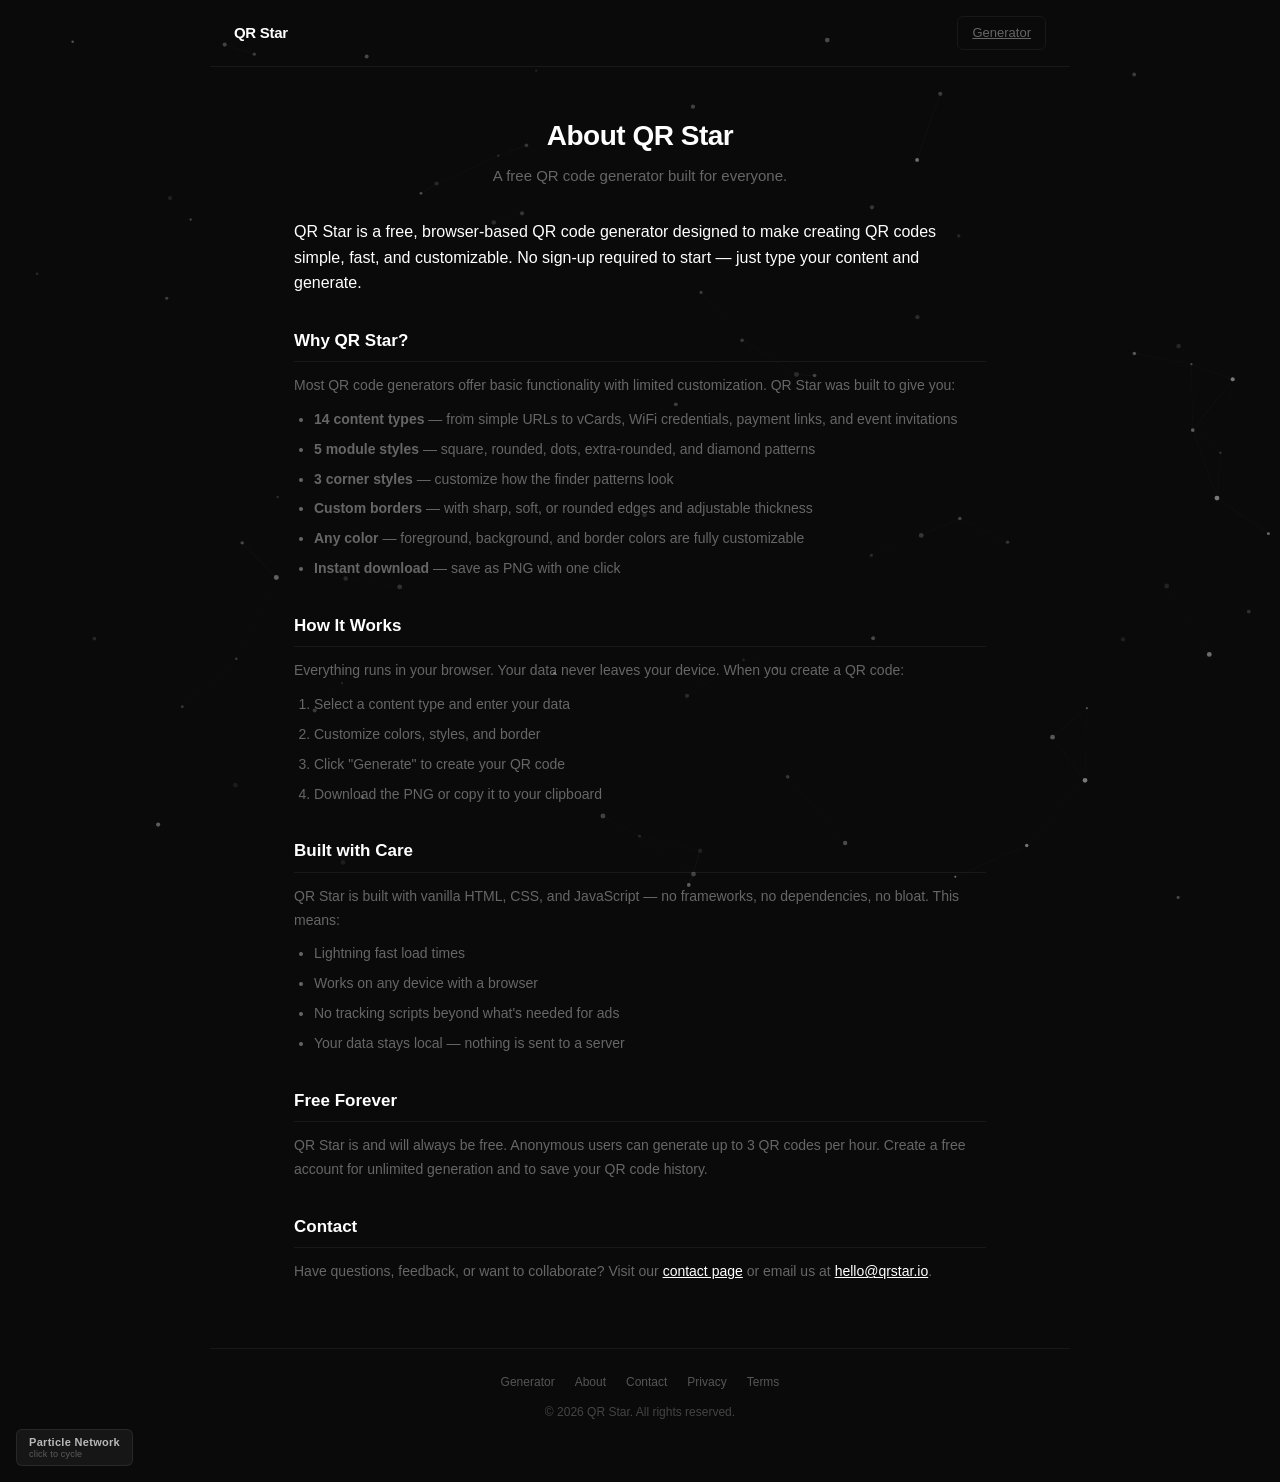
<file: about.html>
<!DOCTYPE html>
<html lang="en">
<head>
  <meta charset="UTF-8">
  <meta name="viewport" content="width=device-width, initial-scale=1.0">
  <title>About — QR Star</title>
  <meta name="description" content="About QR Star. Free QR code generator with 14 content types, custom styles, and instant download.">
  <meta name="robots" content="index, follow">
  <link rel="stylesheet" href="css/style.css">
</head>
<body>
  <canvas id="bg-canvas"></canvas>

  <nav>
    <a href="index.html" class="nav-logo">QR Star</a>
    <div class="nav-right">
      <a href="index.html" class="nav-btn">Generator</a>
    </div>
  </nav>

  <section class="hero">
    <h1>About QR Star</h1>
    <p>A free QR code generator built for everyone.</p>
  </section>

  <main class="legal-page">
    <div class="legal-content">

      <p class="about-lead">QR Star is a free, browser-based QR code generator designed to make creating QR codes simple, fast, and customizable. No sign-up required to start — just type your content and generate.</p>

      <h2>Why QR Star?</h2>
      <p>Most QR code generators offer basic functionality with limited customization. QR Star was built to give you:</p>
      <ul>
        <li><strong>14 content types</strong> — from simple URLs to vCards, WiFi credentials, payment links, and event invitations</li>
        <li><strong>5 module styles</strong> — square, rounded, dots, extra-rounded, and diamond patterns</li>
        <li><strong>3 corner styles</strong> — customize how the finder patterns look</li>
        <li><strong>Custom borders</strong> — with sharp, soft, or rounded edges and adjustable thickness</li>
        <li><strong>Any color</strong> — foreground, background, and border colors are fully customizable</li>
        <li><strong>Instant download</strong> — save as PNG with one click</li>
      </ul>

      <h2>How It Works</h2>
      <p>Everything runs in your browser. Your data never leaves your device. When you create a QR code:</p>
      <ol>
        <li>Select a content type and enter your data</li>
        <li>Customize colors, styles, and border</li>
        <li>Click "Generate" to create your QR code</li>
        <li>Download the PNG or copy it to your clipboard</li>
      </ol>

      <h2>Built with Care</h2>
      <p>QR Star is built with vanilla HTML, CSS, and JavaScript — no frameworks, no dependencies, no bloat. This means:</p>
      <ul>
        <li>Lightning fast load times</li>
        <li>Works on any device with a browser</li>
        <li>No tracking scripts beyond what's needed for ads</li>
        <li>Your data stays local — nothing is sent to a server</li>
      </ul>

      <h2>Free Forever</h2>
      <p>QR Star is and will always be free. Anonymous users can generate up to 3 QR codes per hour. Create a free account for unlimited generation and to save your QR code history.</p>

      <h2>Contact</h2>
      <p>Have questions, feedback, or want to collaborate? Visit our <a href="contact.html">contact page</a> or email us at <a href="mailto:hello@qrstar.io">hello@qrstar.io</a>.</p>

    </div>
  </main>

  <footer>
    <div class="footer-links">
      <a href="index.html">Generator</a>
      <a href="about.html">About</a>
      <a href="contact.html">Contact</a>
      <a href="privacy.html">Privacy</a>
      <a href="terms.html">Terms</a>
    </div>
    &copy; 2026 QR Star. All rights reserved.
  </footer>

  <script src="js/backgrounds.js"></script>
</body>
</html>
</file>
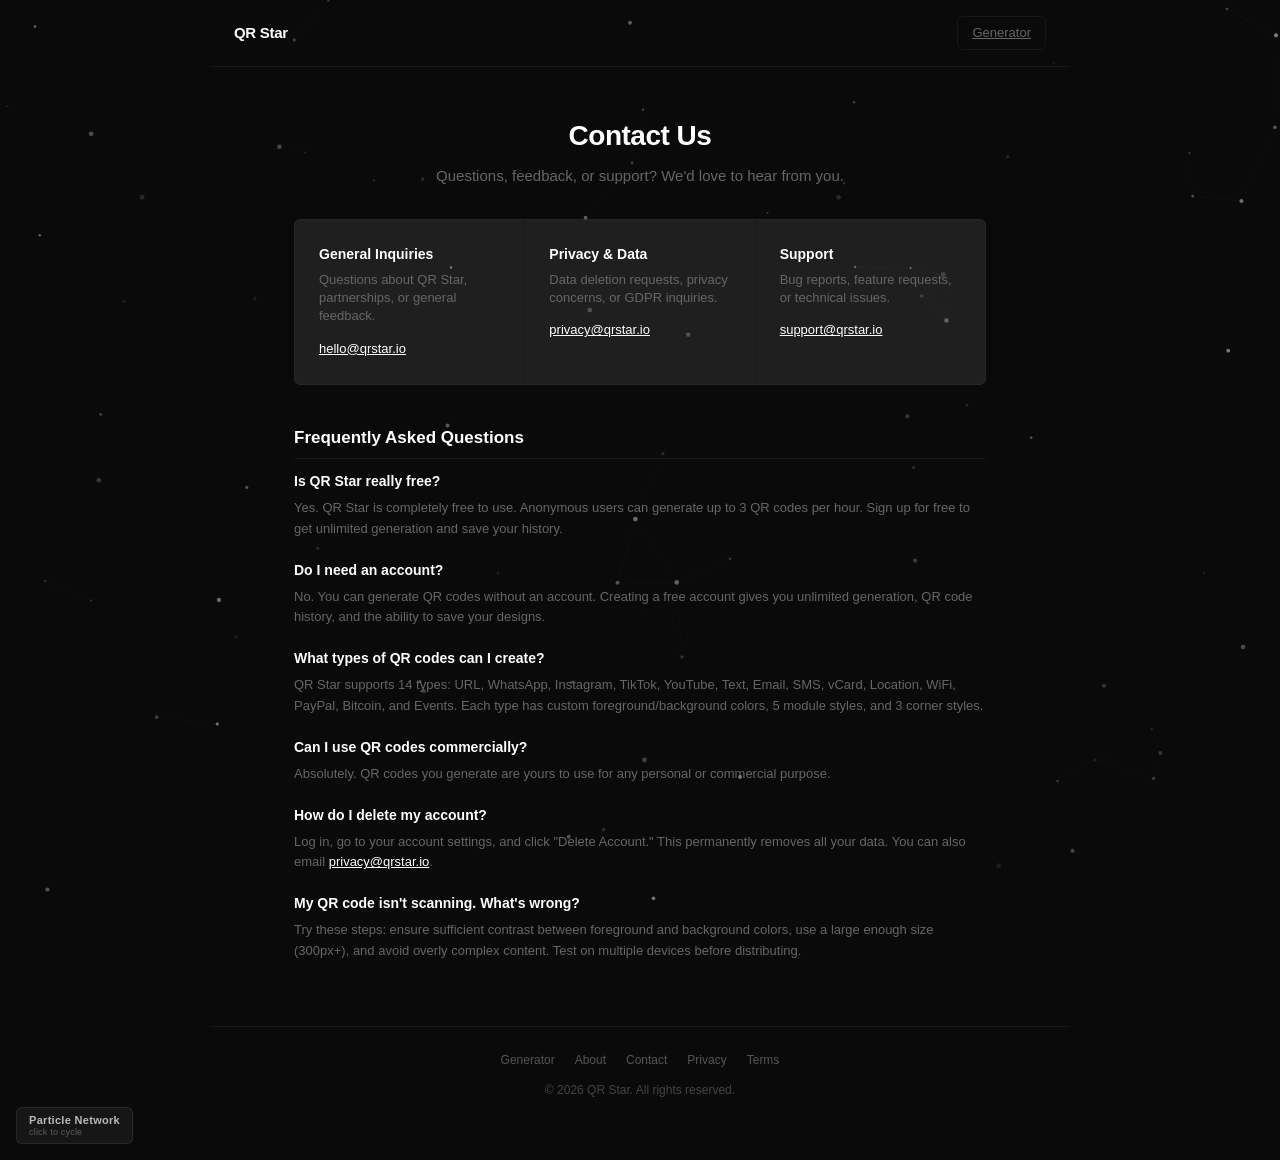
<file: contact.html>
<!DOCTYPE html>
<html lang="en">
<head>
  <meta charset="UTF-8">
  <meta name="viewport" content="width=device-width, initial-scale=1.0">
  <title>Contact — QR Star</title>
  <meta name="description" content="Get in touch with the QR Star team. Send us your questions, feedback, or support requests.">
  <meta name="robots" content="index, follow">
  <link rel="stylesheet" href="css/style.css">
</head>
<body>
  <canvas id="bg-canvas"></canvas>

  <nav>
    <a href="index.html" class="nav-logo">QR Star</a>
    <div class="nav-right">
      <a href="index.html" class="nav-btn">Generator</a>
    </div>
  </nav>

  <section class="hero">
    <h1>Contact Us</h1>
    <p>Questions, feedback, or support? We'd love to hear from you.</p>
  </section>

  <main class="legal-page">
    <div class="legal-content">

      <div class="contact-grid">
        <div class="contact-card">
          <h3>General Inquiries</h3>
          <p>Questions about QR Star, partnerships, or general feedback.</p>
          <a href="mailto:hello@qrstar.io" class="contact-email">hello@qrstar.io</a>
        </div>
        <div class="contact-card">
          <h3>Privacy & Data</h3>
          <p>Data deletion requests, privacy concerns, or GDPR inquiries.</p>
          <a href="mailto:privacy@qrstar.io" class="contact-email">privacy@qrstar.io</a>
        </div>
        <div class="contact-card">
          <h3>Support</h3>
          <p>Bug reports, feature requests, or technical issues.</p>
          <a href="mailto:support@qrstar.io" class="contact-email">support@qrstar.io</a>
        </div>
      </div>

      <h2>Frequently Asked Questions</h2>

      <div class="faq-item">
        <h3>Is QR Star really free?</h3>
        <p>Yes. QR Star is completely free to use. Anonymous users can generate up to 3 QR codes per hour. Sign up for free to get unlimited generation and save your history.</p>
      </div>

      <div class="faq-item">
        <h3>Do I need an account?</h3>
        <p>No. You can generate QR codes without an account. Creating a free account gives you unlimited generation, QR code history, and the ability to save your designs.</p>
      </div>

      <div class="faq-item">
        <h3>What types of QR codes can I create?</h3>
        <p>QR Star supports 14 types: URL, WhatsApp, Instagram, TikTok, YouTube, Text, Email, SMS, vCard, Location, WiFi, PayPal, Bitcoin, and Events. Each type has custom foreground/background colors, 5 module styles, and 3 corner styles.</p>
      </div>

      <div class="faq-item">
        <h3>Can I use QR codes commercially?</h3>
        <p>Absolutely. QR codes you generate are yours to use for any personal or commercial purpose.</p>
      </div>

      <div class="faq-item">
        <h3>How do I delete my account?</h3>
        <p>Log in, go to your account settings, and click "Delete Account." This permanently removes all your data. You can also email <a href="mailto:privacy@qrstar.io">privacy@qrstar.io</a>.</p>
      </div>

      <div class="faq-item">
        <h3>My QR code isn't scanning. What's wrong?</h3>
        <p>Try these steps: ensure sufficient contrast between foreground and background colors, use a large enough size (300px+), and avoid overly complex content. Test on multiple devices before distributing.</p>
      </div>

    </div>
  </main>

  <footer>
    <div class="footer-links">
      <a href="index.html">Generator</a>
      <a href="about.html">About</a>
      <a href="contact.html">Contact</a>
      <a href="privacy.html">Privacy</a>
      <a href="terms.html">Terms</a>
    </div>
    &copy; 2026 QR Star. All rights reserved.
  </footer>

  <script src="js/backgrounds.js"></script>
</body>
</html>
</file>
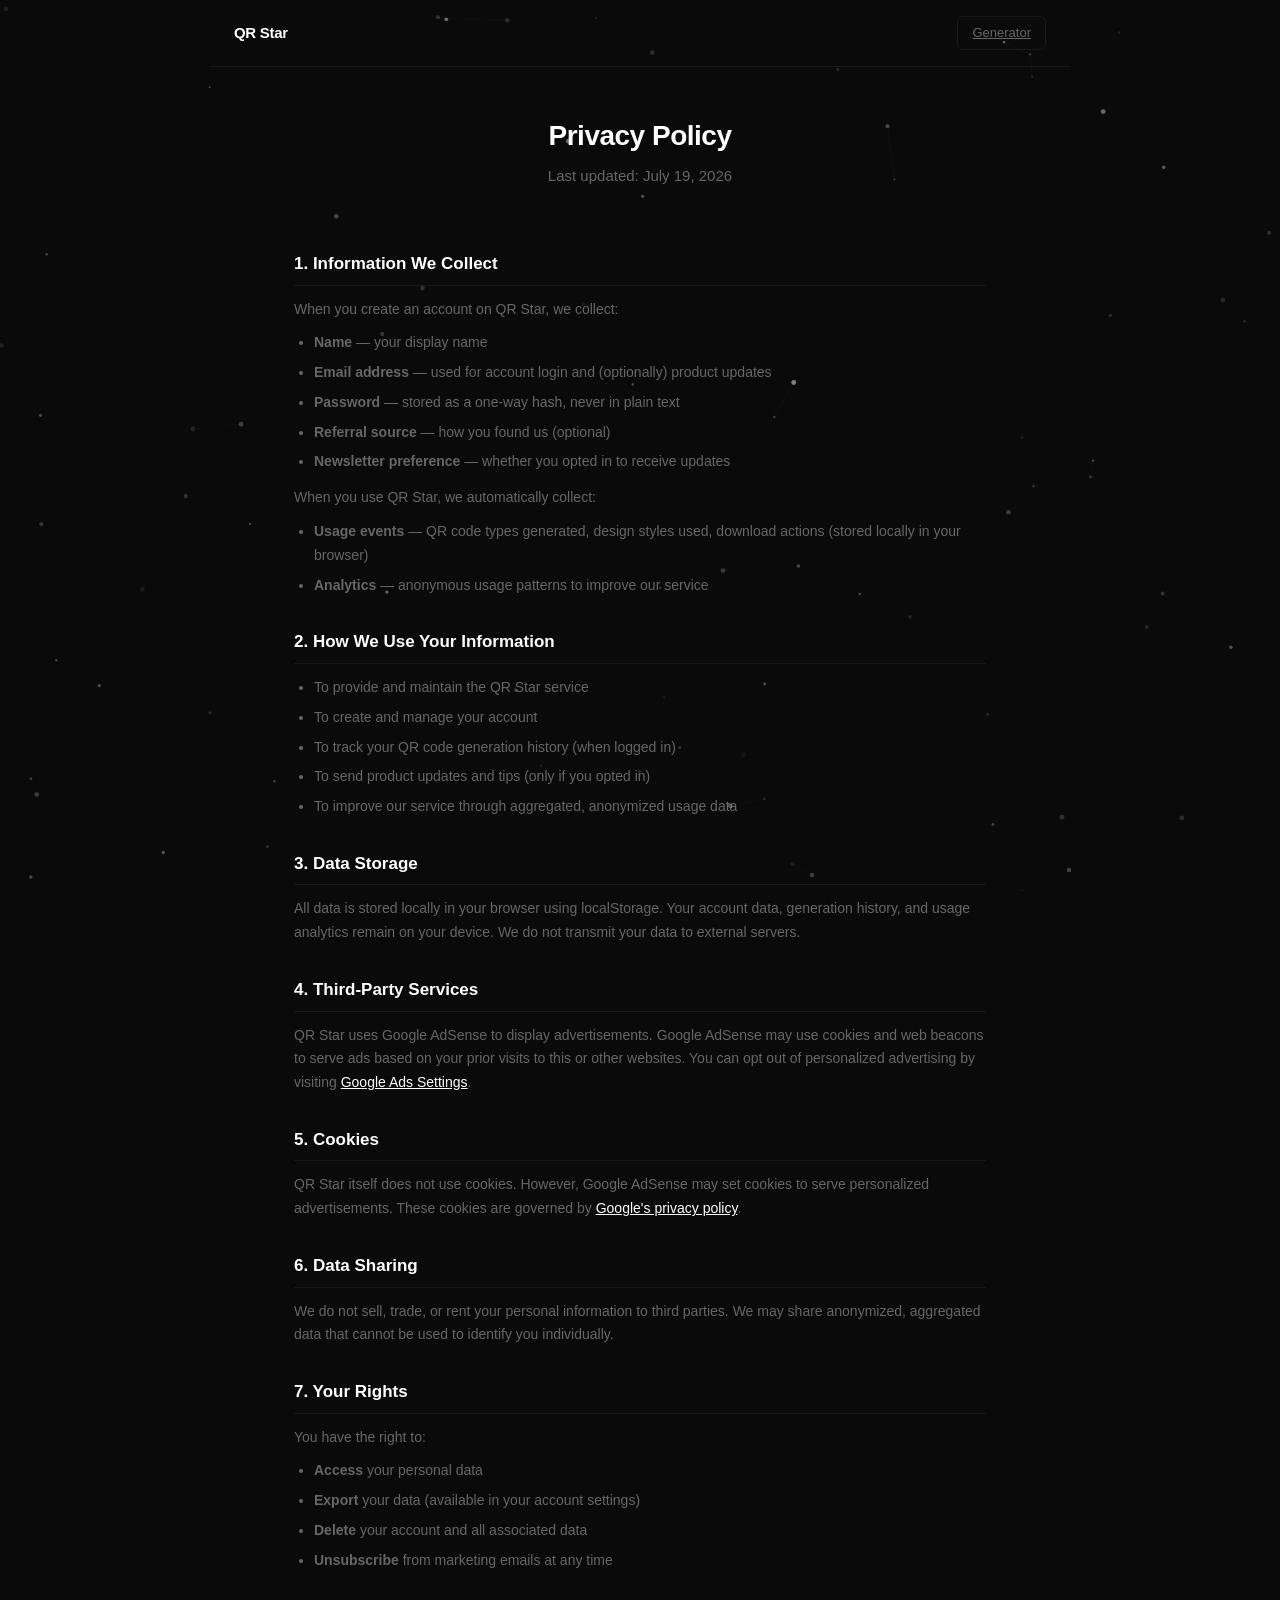
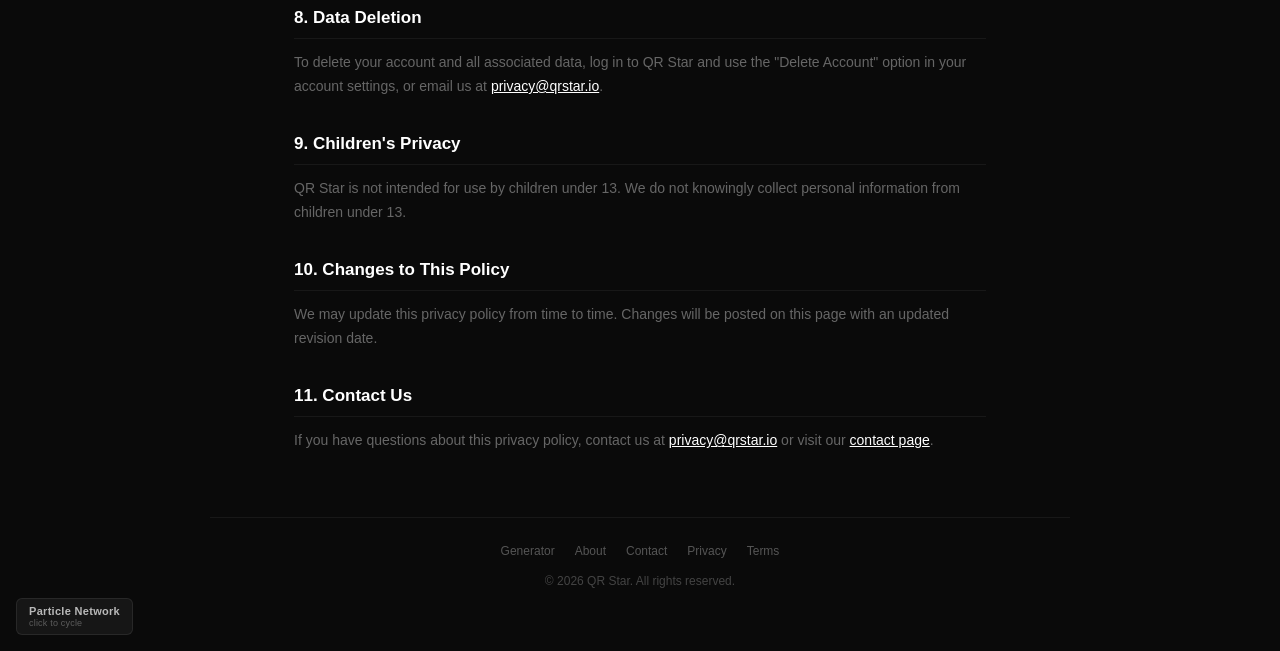
<file: privacy.html>
<!DOCTYPE html>
<html lang="en">
<head>
  <meta charset="UTF-8">
  <meta name="viewport" content="width=device-width, initial-scale=1.0">
  <title>Privacy Policy — QR Star</title>
  <meta name="description" content="QR Star privacy policy. Learn how we collect, use, and protect your data.">
  <meta name="robots" content="index, follow">
  <link rel="stylesheet" href="css/style.css">
</head>
<body>
  <canvas id="bg-canvas"></canvas>

  <nav>
    <a href="index.html" class="nav-logo">QR Star</a>
    <div class="nav-right">
      <a href="index.html" class="nav-btn">Generator</a>
    </div>
  </nav>

  <section class="hero">
    <h1>Privacy Policy</h1>
    <p>Last updated: July 19, 2026</p>
  </section>

  <main class="legal-page">
    <div class="legal-content">

      <h2>1. Information We Collect</h2>
      <p>When you create an account on QR Star, we collect:</p>
      <ul>
        <li><strong>Name</strong> — your display name</li>
        <li><strong>Email address</strong> — used for account login and (optionally) product updates</li>
        <li><strong>Password</strong> — stored as a one-way hash, never in plain text</li>
        <li><strong>Referral source</strong> — how you found us (optional)</li>
        <li><strong>Newsletter preference</strong> — whether you opted in to receive updates</li>
      </ul>

      <p>When you use QR Star, we automatically collect:</p>
      <ul>
        <li><strong>Usage events</strong> — QR code types generated, design styles used, download actions (stored locally in your browser)</li>
        <li><strong>Analytics</strong> — anonymous usage patterns to improve our service</li>
      </ul>

      <h2>2. How We Use Your Information</h2>
      <ul>
        <li>To provide and maintain the QR Star service</li>
        <li>To create and manage your account</li>
        <li>To track your QR code generation history (when logged in)</li>
        <li>To send product updates and tips (only if you opted in)</li>
        <li>To improve our service through aggregated, anonymized usage data</li>
      </ul>

      <h2>3. Data Storage</h2>
      <p>All data is stored locally in your browser using localStorage. Your account data, generation history, and usage analytics remain on your device. We do not transmit your data to external servers.</p>

      <h2>4. Third-Party Services</h2>
      <p>QR Star uses Google AdSense to display advertisements. Google AdSense may use cookies and web beacons to serve ads based on your prior visits to this or other websites. You can opt out of personalized advertising by visiting <a href="https://www.google.com/settings/ads" target="_blank" rel="noopener">Google Ads Settings</a>.</p>

      <h2>5. Cookies</h2>
      <p>QR Star itself does not use cookies. However, Google AdSense may set cookies to serve personalized advertisements. These cookies are governed by <a href="https://policies.google.com/technologies/ads" target="_blank" rel="noopener">Google's privacy policy</a>.</p>

      <h2>6. Data Sharing</h2>
      <p>We do not sell, trade, or rent your personal information to third parties. We may share anonymized, aggregated data that cannot be used to identify you individually.</p>

      <h2>7. Your Rights</h2>
      <p>You have the right to:</p>
      <ul>
        <li><strong>Access</strong> your personal data</li>
        <li><strong>Export</strong> your data (available in your account settings)</li>
        <li><strong>Delete</strong> your account and all associated data</li>
        <li><strong>Unsubscribe</strong> from marketing emails at any time</li>
      </ul>

      <h2>8. Data Deletion</h2>
      <p>To delete your account and all associated data, log in to QR Star and use the "Delete Account" option in your account settings, or email us at <a href="mailto:privacy@qrstar.io">privacy@qrstar.io</a>.</p>

      <h2>9. Children's Privacy</h2>
      <p>QR Star is not intended for use by children under 13. We do not knowingly collect personal information from children under 13.</p>

      <h2>10. Changes to This Policy</h2>
      <p>We may update this privacy policy from time to time. Changes will be posted on this page with an updated revision date.</p>

      <h2>11. Contact Us</h2>
      <p>If you have questions about this privacy policy, contact us at <a href="mailto:privacy@qrstar.io">privacy@qrstar.io</a> or visit our <a href="contact.html">contact page</a>.</p>

    </div>
  </main>

  <footer>
    <div class="footer-links">
      <a href="index.html">Generator</a>
      <a href="about.html">About</a>
      <a href="contact.html">Contact</a>
      <a href="privacy.html">Privacy</a>
      <a href="terms.html">Terms</a>
    </div>
    &copy; 2026 QR Star. All rights reserved.
  </footer>

  <script src="js/backgrounds.js"></script>
</body>
</html>
</file>
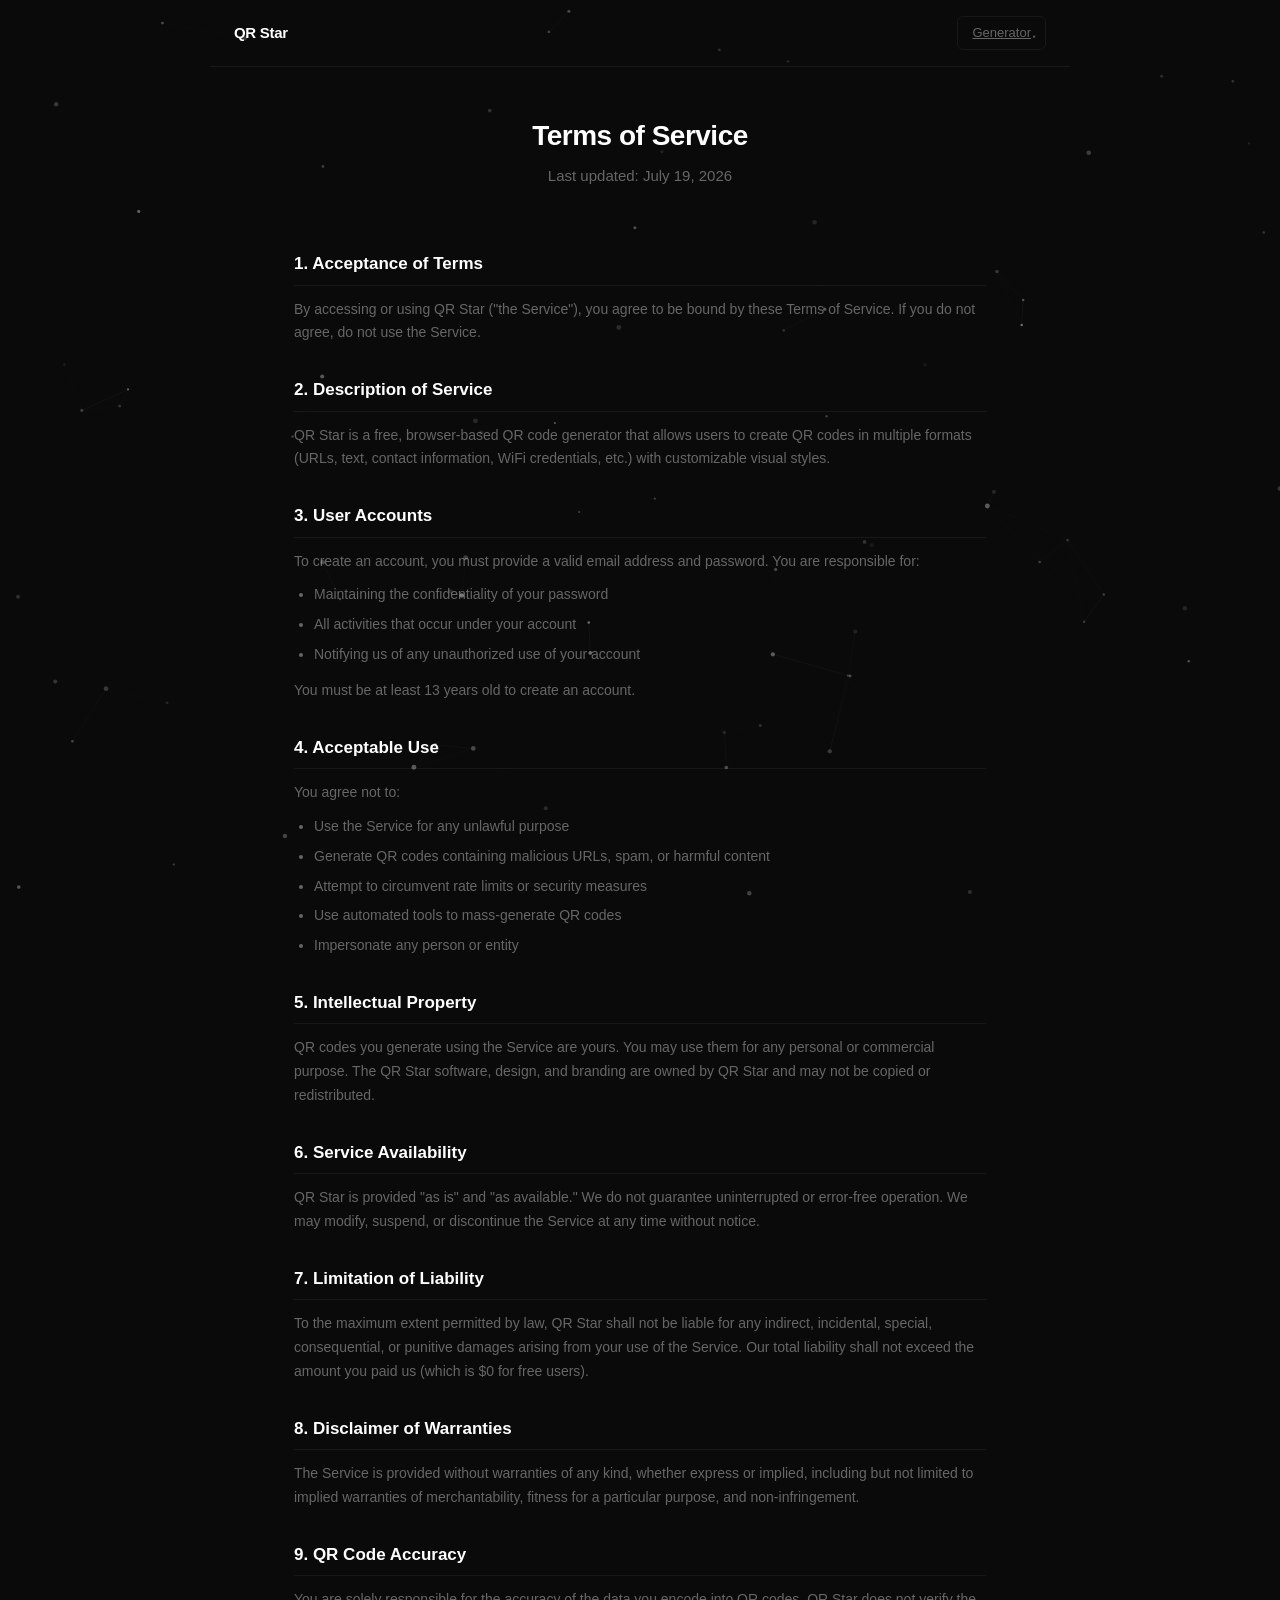
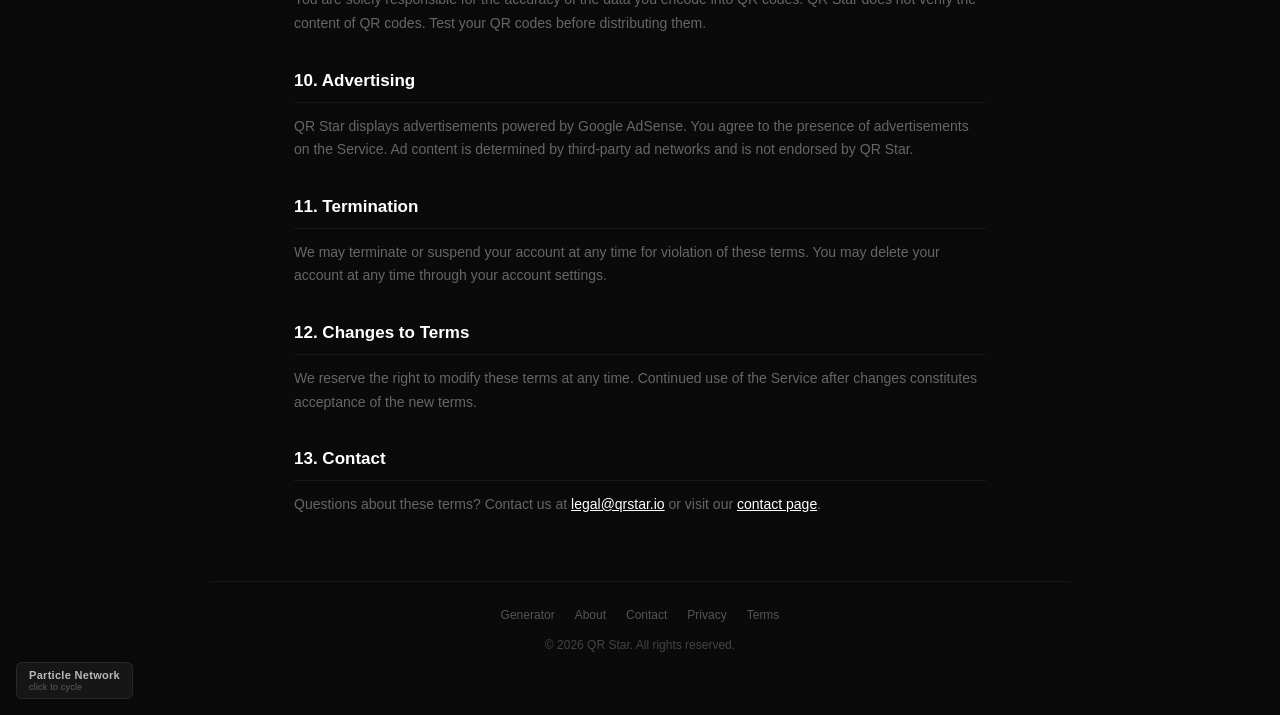
<file: terms.html>
<!DOCTYPE html>
<html lang="en">
<head>
  <meta charset="UTF-8">
  <meta name="viewport" content="width=device-width, initial-scale=1.0">
  <title>Terms of Service — QR Star</title>
  <meta name="description" content="QR Star terms of service. Read our terms and conditions for using the QR code generator.">
  <meta name="robots" content="index, follow">
  <link rel="stylesheet" href="css/style.css">
</head>
<body>
  <canvas id="bg-canvas"></canvas>

  <nav>
    <a href="index.html" class="nav-logo">QR Star</a>
    <div class="nav-right">
      <a href="index.html" class="nav-btn">Generator</a>
    </div>
  </nav>

  <section class="hero">
    <h1>Terms of Service</h1>
    <p>Last updated: July 19, 2026</p>
  </section>

  <main class="legal-page">
    <div class="legal-content">

      <h2>1. Acceptance of Terms</h2>
      <p>By accessing or using QR Star ("the Service"), you agree to be bound by these Terms of Service. If you do not agree, do not use the Service.</p>

      <h2>2. Description of Service</h2>
      <p>QR Star is a free, browser-based QR code generator that allows users to create QR codes in multiple formats (URLs, text, contact information, WiFi credentials, etc.) with customizable visual styles.</p>

      <h2>3. User Accounts</h2>
      <p>To create an account, you must provide a valid email address and password. You are responsible for:</p>
      <ul>
        <li>Maintaining the confidentiality of your password</li>
        <li>All activities that occur under your account</li>
        <li>Notifying us of any unauthorized use of your account</li>
      </ul>
      <p>You must be at least 13 years old to create an account.</p>

      <h2>4. Acceptable Use</h2>
      <p>You agree not to:</p>
      <ul>
        <li>Use the Service for any unlawful purpose</li>
        <li>Generate QR codes containing malicious URLs, spam, or harmful content</li>
        <li>Attempt to circumvent rate limits or security measures</li>
        <li>Use automated tools to mass-generate QR codes</li>
        <li>Impersonate any person or entity</li>
      </ul>

      <h2>5. Intellectual Property</h2>
      <p>QR codes you generate using the Service are yours. You may use them for any personal or commercial purpose. The QR Star software, design, and branding are owned by QR Star and may not be copied or redistributed.</p>

      <h2>6. Service Availability</h2>
      <p>QR Star is provided "as is" and "as available." We do not guarantee uninterrupted or error-free operation. We may modify, suspend, or discontinue the Service at any time without notice.</p>

      <h2>7. Limitation of Liability</h2>
      <p>To the maximum extent permitted by law, QR Star shall not be liable for any indirect, incidental, special, consequential, or punitive damages arising from your use of the Service. Our total liability shall not exceed the amount you paid us (which is $0 for free users).</p>

      <h2>8. Disclaimer of Warranties</h2>
      <p>The Service is provided without warranties of any kind, whether express or implied, including but not limited to implied warranties of merchantability, fitness for a particular purpose, and non-infringement.</p>

      <h2>9. QR Code Accuracy</h2>
      <p>You are solely responsible for the accuracy of the data you encode into QR codes. QR Star does not verify the content of QR codes. Test your QR codes before distributing them.</p>

      <h2>10. Advertising</h2>
      <p>QR Star displays advertisements powered by Google AdSense. You agree to the presence of advertisements on the Service. Ad content is determined by third-party ad networks and is not endorsed by QR Star.</p>

      <h2>11. Termination</h2>
      <p>We may terminate or suspend your account at any time for violation of these terms. You may delete your account at any time through your account settings.</p>

      <h2>12. Changes to Terms</h2>
      <p>We reserve the right to modify these terms at any time. Continued use of the Service after changes constitutes acceptance of the new terms.</p>

      <h2>13. Contact</h2>
      <p>Questions about these terms? Contact us at <a href="mailto:legal@qrstar.io">legal@qrstar.io</a> or visit our <a href="contact.html">contact page</a>.</p>

    </div>
  </main>

  <footer>
    <div class="footer-links">
      <a href="index.html">Generator</a>
      <a href="about.html">About</a>
      <a href="contact.html">Contact</a>
      <a href="privacy.html">Privacy</a>
      <a href="terms.html">Terms</a>
    </div>
    &copy; 2026 QR Star. All rights reserved.
  </footer>

  <script src="js/backgrounds.js"></script>
</body>
</html>
</file>
<file: css/style.css>
*, *::before, *::after { margin: 0; padding: 0; box-sizing: border-box; }

:root {
  --bg: #0a0a0a;
  --text: #ffffff;
  --text-secondary: #666666;
  --border: rgba(255,255,255,0.06);
  --card-bg: rgba(255,255,255,0.03);
  --hover-bg: rgba(255,255,255,0.06);
  --hover-border: rgba(255,255,255,0.15);
  --input-bg: rgba(255,255,255,0.04);
  --radius: 6px;
  --font: -apple-system, BlinkMacSystemFont, 'Segoe UI', Roboto, Oxygen, Ubuntu, Cantarell, sans-serif;
}

body {
  font-family: var(--font);
  background: var(--bg);
  color: var(--text);
  line-height: 1.5;
  min-height: 100vh;
  -webkit-font-smoothing: antialiased;
}

#bg-canvas {
  position: fixed; top: 0; left: 0; width: 100%; height: 100%;
  z-index: 0; pointer-events: none;
}

body > nav, body > .hero, body > .main-card, body > .features,
body > .ad-slot, body > footer, body > .toast-container, body > #bg-selector {
  position: relative; z-index: 1;
}

/* BACKGROUND SELECTOR */
#bg-selector { position: fixed; bottom: 16px; left: 16px; z-index: 500; }
#bg-selector-btn {
  background: rgba(255,255,255,0.05); border: 1px solid rgba(255,255,255,0.08);
  border-radius: 6px; padding: 6px 12px; cursor: pointer; text-align: left;
  transition: background 0.15s, border-color 0.15s; display: flex;
  flex-direction: column; gap: 1px;
}
#bg-selector-btn:hover { background: rgba(255,255,255,0.08); border-color: rgba(255,255,255,0.15); }
#bg-selector-label { font-size: 11px; font-weight: 600; color: rgba(255,255,255,0.7); font-family: var(--font); letter-spacing: 0.3px; }
.bg-selector-hint { font-size: 9px; color: rgba(255,255,255,0.3); font-family: var(--font); letter-spacing: 0.2px; }

/* NAV */
nav {
  display: flex; align-items: center; justify-content: space-between;
  padding: 16px 24px; border-bottom: 1px solid var(--border);
  max-width: 860px; margin: 0 auto;
}
.nav-logo { font-size: 15px; font-weight: 600; letter-spacing: -0.3px; color: var(--text); text-decoration: none; }
.nav-right { display: flex; align-items: center; gap: 10px; }
.nav-btn {
  background: none; border: 1px solid var(--border); color: var(--text-secondary);
  padding: 6px 14px; border-radius: var(--radius); font-size: 13px;
  font-family: var(--font); cursor: pointer; transition: border-color 0.15s, background 0.15s, color 0.15s;
}
.nav-btn:hover { border-color: var(--hover-border); background: var(--hover-bg); color: var(--text); }
.nav-btn.primary { background: var(--text); color: var(--bg); border-color: var(--text); }
.nav-btn.primary:hover { background: #e0e0e0; border-color: #e0e0e0; }
.nav-user { display: flex; align-items: center; gap: 10px; }
.nav-avatar {
  width: 28px; height: 28px; border-radius: 50%; background: var(--text);
  color: var(--bg); display: flex; align-items: center; justify-content: center;
  font-size: 12px; font-weight: 600;
}
.nav-name { font-size: 13px; color: var(--text-secondary); }

/* HERO */
.hero { text-align: center; padding: 48px 24px 32px; max-width: 860px; margin: 0 auto; }
.hero h1 { font-size: 28px; font-weight: 700; letter-spacing: -0.5px; margin-bottom: 8px; }
.hero p { color: var(--text-secondary); font-size: 15px; }

/* MAIN CARD */
.main-card { max-width: 860px; margin: 0 auto 48px; padding: 0 24px; }
.card-inner { border: 1px solid var(--border); border-radius: var(--radius); background: var(--card-bg); overflow: hidden; }

/* TYPE GRID */
.type-grid {
  padding: 16px;
  border-bottom: 1px solid var(--border);
  display: flex;
  flex-wrap: wrap;
  gap: 6px;
  align-items: flex-start;
}
.type-category {
  width: 100%;
  font-size: 10px;
  text-transform: uppercase;
  letter-spacing: 0.5px;
  color: var(--text-secondary);
  margin-top: 10px;
  margin-bottom: 2px;
}
.type-category:first-child { margin-top: 0; }
.type-card {
  display: flex; align-items: center; gap: 5px;
  padding: 6px 10px; border: 1px solid var(--border); border-radius: var(--radius);
  background: none; color: var(--text-secondary); font-size: 11px;
  font-family: var(--font); cursor: pointer; transition: all 0.15s;
  white-space: nowrap;
}
.type-card svg { width: 14px; height: 14px; flex-shrink: 0; }
.type-card:hover { border-color: var(--hover-border); color: var(--text); background: var(--hover-bg); }
.type-card.active { border-color: var(--text); color: var(--text); background: var(--hover-bg); }

/* CARD BODY */
.card-body { display: grid; grid-template-columns: 1fr 280px; min-height: 320px; }

/* FORM PANEL */
.form-panel { padding: 24px; display: flex; flex-direction: column; gap: 14px; }
.qr-form { display: none; flex-direction: column; gap: 12px; }
.qr-form.active { display: flex; }
.form-group { display: flex; flex-direction: column; gap: 4px; }
.form-group label { font-size: 12px; color: var(--text-secondary); font-weight: 500; }

.form-group input, .form-group textarea, .form-group select {
  -webkit-appearance: none; -moz-appearance: none; appearance: none;
  background: var(--input-bg); border: 1px solid var(--border); border-radius: var(--radius);
  color: var(--text); padding: 10px 12px; font-size: 14px;
  font-family: var(--font); outline: none; transition: border-color 0.15s;
}
.form-group input:focus, .form-group textarea:focus, .form-group select:focus { border-color: var(--hover-border); }
.form-group textarea { resize: vertical; min-height: 60px; }
.form-group input::placeholder, .form-group textarea::placeholder { color: #444; }

.form-group select {
  background-image: url("data:image/svg+xml,%3Csvg width='10' height='6' viewBox='0 0 10 6' xmlns='http://www.w3.org/2000/svg'%3E%3Cpath d='M1 1l4 4 4-4' stroke='%23666' stroke-width='1.5' fill='none' stroke-linecap='round' stroke-linejoin='round'/%3E%3C/svg%3E");
  background-repeat: no-repeat; background-position: right 12px center; padding-right: 32px;
}
.form-group select option { background: #1a1a1a; color: #ffffff; padding: 8px 10px; }
.form-group select option:hover, .form-group select option:checked { background: #2a2a2a; }

/* COLOR + SIZE ROW */
.color-row { display: flex; align-items: center; gap: 12px; }
.color-pick { display: flex; align-items: center; gap: 6px; }
.color-pick input[type="color"] {
  -webkit-appearance: none; -moz-appearance: none; appearance: none;
  border: 1px solid var(--border); border-radius: var(--radius);
  width: 36px; height: 36px; padding: 2px; background: var(--input-bg); cursor: pointer;
}
.color-pick input[type="color"]::-webkit-color-swatch-wrapper { padding: 2px; }
.color-pick input[type="color"]::-webkit-color-swatch { border: none; border-radius: 3px; }
.color-pick input[type="color"]::-moz-color-swatch { border: none; border-radius: 3px; }

.size-select { flex: 1; }
.size-select select {
  width: 100%; -webkit-appearance: none; -moz-appearance: none; appearance: none;
  background: var(--input-bg); background-image: url("data:image/svg+xml,%3Csvg width='10' height='6' viewBox='0 0 10 6' xmlns='http://www.w3.org/2000/svg'%3E%3Cpath d='M1 1l4 4 4-4' stroke='%23666' stroke-width='1.5' fill='none' stroke-linecap='round' stroke-linejoin='round'/%3E%3C/svg%3E");
  background-repeat: no-repeat; background-position: right 12px center;
  border: 1px solid var(--border); border-radius: var(--radius); color: var(--text);
  padding: 10px 32px 10px 12px; font-size: 14px; font-family: var(--font); outline: none;
}
.size-select select option { background: #1a1a1a; color: #ffffff; }
.size-select select option:hover, .size-select select option:checked { background: #2a2a2a; }

/* DESIGN STYLE OPTIONS */
.style-options { display: flex; gap: 6px; flex-wrap: wrap; }
.style-opt {
  width: 36px; height: 36px; border: 1px solid var(--border); border-radius: var(--radius);
  background: var(--input-bg); cursor: pointer; display: flex; align-items: center;
  justify-content: center; color: var(--text-secondary); transition: all 0.15s; padding: 0;
}
.style-opt:hover { border-color: var(--hover-border); color: var(--text); }
.style-opt.active { border-color: var(--text); color: var(--text); background: var(--hover-bg); }
.style-opt svg { width: 20px; height: 20px; }

/* OUTLINE ROW */
.outline-row { display: flex; align-items: center; gap: 12px; }
.outline-toggle {
  display: flex; align-items: center; gap: 8px; cursor: pointer;
  font-size: 13px; color: var(--text-secondary); user-select: none;
}
.outline-toggle input[type="checkbox"] {
  -webkit-appearance: none; -moz-appearance: none; appearance: none;
  width: 16px; height: 16px; border: 1px solid var(--border); border-radius: 3px;
  background: var(--input-bg); cursor: pointer; position: relative; flex-shrink: 0;
}
.outline-toggle input[type="checkbox"]:checked { background: var(--text); border-color: var(--text); }
.outline-toggle input[type="checkbox"]:checked::after {
  content: ''; position: absolute; left: 4px; top: 1px; width: 5px; height: 9px;
  border: solid var(--bg); border-width: 0 2px 2px 0; transform: rotate(45deg);
}

/* RANGE SLIDER */
.form-group input[type="range"] {
  -webkit-appearance: none; -moz-appearance: none; appearance: none;
  width: 100%; height: 4px; background: var(--border); border-radius: 2px;
  outline: none; cursor: pointer;
}
.form-group input[type="range"]::-webkit-slider-thumb {
  -webkit-appearance: none; appearance: none;
  width: 14px; height: 14px; border-radius: 50%;
  background: var(--text); border: none; cursor: pointer;
}
.form-group input[type="range"]::-moz-range-thumb {
  width: 14px; height: 14px; border-radius: 50%;
  background: var(--text); border: none; cursor: pointer;
}
.form-group input[type="range"]::-moz-range-track {
  background: var(--border); height: 4px; border-radius: 2px;
}
.form-group label span { color: var(--text); font-weight: 400; }

/* ACTION ROW */
.action-row { display: flex; gap: 10px; margin-top: 4px; flex-wrap: wrap; }
.btn-generate {
  background: var(--text); color: var(--bg); border: none; padding: 10px 24px;
  border-radius: var(--radius); font-size: 14px; font-weight: 600;
  font-family: var(--font); cursor: pointer; transition: background 0.15s;
}
.btn-generate:hover { background: #e0e0e0; }
.btn-download, .btn-copy {
  background: none; border: 1px solid var(--border); color: var(--text-secondary);
  padding: 10px 16px; border-radius: var(--radius); font-size: 13px;
  font-family: var(--font); cursor: pointer; transition: border-color 0.15s, color 0.15s, background 0.15s;
}
.btn-download:hover, .btn-copy:hover { border-color: var(--hover-border); color: var(--text); background: var(--hover-bg); }

/* PREVIEW PANEL */
.preview-panel {
  border-left: 1px solid var(--border); display: flex; flex-direction: column;
  align-items: center; justify-content: center; padding: 24px; gap: 16px;
}
.preview-placeholder {
  width: 200px; height: 200px; border: 1px dashed rgba(255,255,255,0.08);
  border-radius: var(--radius); display: flex; align-items: center;
  justify-content: center; color: #333; font-size: 13px;
}
.preview-canvas-wrap {
  background: transparent; border-radius: 0; display: none;
  max-width: 216px; max-height: 216px;
}
.preview-canvas-wrap canvas {
  display: block; max-width: 216px; max-height: 216px; width: auto; height: auto;
}

/* USAGE COUNTER */
.usage-counter { font-size: 11px; color: var(--text-secondary); text-align: center; padding: 0 0 4px; }
.usage-counter strong { color: var(--text); }

/* FEATURES */
.features { max-width: 860px; margin: 0 auto 64px; padding: 0 24px; }
.features h2 { font-size: 16px; font-weight: 600; margin-bottom: 24px; text-align: center; color: var(--text-secondary); }
.features-grid {
  display: grid; grid-template-columns: repeat(3, 1fr); gap: 1px;
  background: var(--border); border: 1px solid var(--border);
  border-radius: var(--radius); overflow: hidden;
}
.feature-item { background: var(--card-bg); padding: 24px; }
.feature-item h3 { font-size: 14px; font-weight: 600; margin-bottom: 4px; }
.feature-item p { font-size: 13px; color: var(--text-secondary); line-height: 1.4; }

/* FOOTER */
footer {
  border-top: 1px solid var(--border); padding: 24px; text-align: center;
  font-size: 12px; color: #444; max-width: 860px; margin: 0 auto;
}

/* MODALS */
.modal-overlay {
  position: fixed; inset: 0; background: rgba(0,0,0,0.7); display: none;
  align-items: center; justify-content: center; z-index: 1000; padding: 24px;
}
.modal-overlay.open { display: flex; }
.modal {
  background: var(--bg); border: 1px solid var(--border); border-radius: var(--radius);
  width: 100%; max-width: 400px; padding: 32px; max-height: 90vh; overflow-y: auto;
}
.modal h2 { font-size: 18px; font-weight: 600; margin-bottom: 24px; }
.modal .form-group { margin-bottom: 14px; }
.modal-actions { display: flex; gap: 10px; margin-top: 20px; }
.modal-actions .btn-generate { flex: 1; }
.modal-close {
  background: none; border: 1px solid var(--border); color: var(--text-secondary);
  padding: 10px 24px; border-radius: var(--radius); font-size: 14px;
  font-family: var(--font); cursor: pointer;
}
.modal-close:hover { border-color: var(--hover-border); color: var(--text); }
.modal-switch { margin-top: 14px; font-size: 13px; color: var(--text-secondary); text-align: center; }
.modal-switch a { color: var(--text); cursor: pointer; text-decoration: underline; }
.modal-rate-limit .modal-icon { font-size: 32px; margin-bottom: 8px; }
.modal-rate-limit h2 { margin-bottom: 8px; }
.modal-rate-limit p { color: var(--text-secondary); font-size: 13px; margin-bottom: 16px; line-height: 1.5; }
.rate-limit-features { display: flex; flex-direction: column; gap: 8px; margin-bottom: 20px; }
.rl-feature { display: flex; align-items: center; gap: 8px; font-size: 13px; color: var(--text-secondary); }
.rl-feature span { color: var(--text); font-weight: 600; font-size: 14px; }

/* HISTORY PANEL */
.history-panel {
  position: fixed; top: 0; right: -420px; width: 400px; max-width: 90vw;
  height: 100vh; background: var(--bg); border-left: 1px solid var(--border);
  z-index: 900; transition: right 0.2s ease; display: flex; flex-direction: column;
}
.history-panel.open { right: 0; }
.history-header {
  display: flex; align-items: center; justify-content: space-between;
  padding: 16px 20px; border-bottom: 1px solid var(--border);
}
.history-header h3 { font-size: 14px; font-weight: 600; }
.history-close {
  background: none; border: 1px solid var(--border); color: var(--text-secondary);
  width: 28px; height: 28px; border-radius: var(--radius); cursor: pointer;
  font-size: 14px; display: flex; align-items: center; justify-content: center;
}
.history-close:hover { border-color: var(--hover-border); color: var(--text); }
.history-list { flex: 1; overflow-y: auto; padding: 12px; }
.history-item {
  display: flex; align-items: center; gap: 12px; padding: 10px;
  border: 1px solid var(--border); border-radius: var(--radius); margin-bottom: 8px;
  cursor: pointer; transition: border-color 0.15s, background 0.15s;
}
.history-item:hover { border-color: var(--hover-border); background: var(--hover-bg); }
.history-item img { width: 48px; height: 48px; border-radius: 4px; flex-shrink: 0; }
.history-item-info { flex: 1; min-width: 0; }
.history-item-info .text { font-size: 13px; white-space: nowrap; overflow: hidden; text-overflow: ellipsis; }
.history-item-info .meta { font-size: 11px; color: var(--text-secondary); }
.history-empty { text-align: center; padding: 20px; color: #555; font-size: 13px; line-height: 1.6; }
.history-backdrop { position: fixed; inset: 0; background: rgba(0,0,0,0.5); z-index: 899; display: none; }
.history-backdrop.open { display: block; }

/* TOAST */
.toast-container { position: fixed; bottom: 24px; right: 24px; z-index: 2000; display: flex; flex-direction: column; gap: 8px; }
.toast {
  background: var(--text); color: var(--bg); padding: 10px 18px; border-radius: var(--radius);
  font-size: 13px; font-weight: 500; font-family: var(--font);
  animation: toastIn 0.2s ease, toastOut 0.2s ease 2.5s forwards;
}
@keyframes toastIn { from { opacity: 0; transform: translateY(8px); } to { opacity: 1; transform: translateY(0); } }
@keyframes toastOut { from { opacity: 1; } to { opacity: 0; } }

/* AD SLOT */
.ad-slot { display: none; max-width: 728px; margin: 0 auto 24px; text-align: center; padding: 12px; min-height: 90px; border: 1px dashed rgba(255,255,255,0.06); border-radius: var(--radius); }
.ad-slot-hero { padding: 0 24px; }
.ad-slot-footer { padding: 0 24px; margin-bottom: 0; margin-top: 24px; }
.ad-slot ins { border: none !important; }

/* USAGE BANNER */
.usage-banner {
  max-width: 860px; margin: 0 auto 16px; padding: 0 24px;
}
.usage-banner-inner {
  background: var(--card-bg); border: 1px solid var(--border); border-radius: var(--radius);
  padding: 10px 16px; display: flex; align-items: center; justify-content: space-between;
  font-size: 13px; color: var(--text-secondary); gap: 12px;
}
.usage-banner-inner strong { color: var(--text); }
.usage-banner a {
  color: var(--text); text-decoration: underline; cursor: pointer;
  white-space: nowrap; font-weight: 500;
}
.usage-banner a:hover { color: #ccc; }

/* LEGAL PAGES */
.legal-page { max-width: 740px; margin: 0 auto 64px; padding: 0 24px; }
.legal-content h2 {
  font-size: 17px; font-weight: 600; margin-top: 32px; margin-bottom: 12px;
  color: var(--text); border-bottom: 1px solid var(--border); padding-bottom: 8px;
}
.legal-content p, .legal-content li {
  font-size: 14px; line-height: 1.7; color: var(--text-secondary); margin-bottom: 10px;
}
.legal-content ul, .legal-content ol { padding-left: 20px; margin-bottom: 12px; }
.legal-content li { margin-bottom: 6px; }
.legal-content a { color: var(--text); text-decoration: underline; }
.legal-content a:hover { color: #ccc; }
.about-lead { font-size: 16px !important; color: var(--text) !important; line-height: 1.6 !important; margin-bottom: 24px !important; }

/* CONTACT GRID */
.contact-grid { display: grid; grid-template-columns: repeat(3, 1fr); gap: 1px; background: var(--border); border: 1px solid var(--border); border-radius: var(--radius); overflow: hidden; margin-bottom: 40px; }
.contact-card { background: var(--card-bg); padding: 24px; }
.contact-card h3 { font-size: 14px; font-weight: 600; margin-bottom: 6px; }
.contact-card p { font-size: 13px; color: var(--text-secondary); margin-bottom: 10px; line-height: 1.4; }
.contact-email { font-size: 13px; color: var(--text); text-decoration: underline; font-weight: 500; }

/* FAQ */
.faq-item { margin-bottom: 20px; }
.faq-item h3 { font-size: 14px; font-weight: 600; margin-bottom: 6px; }
.faq-item p { font-size: 13px; color: var(--text-secondary); line-height: 1.6; margin-bottom: 0; }

/* FOOTER LINKS */
.footer-links { display: flex; justify-content: center; gap: 20px; margin-bottom: 12px; }
.footer-links a { color: #555; text-decoration: none; font-size: 12px; transition: color 0.15s; }
.footer-links a:hover { color: var(--text); }

/* SETTINGS PANEL */
.settings-section { margin-top: 24px; padding-top: 20px; border-top: 1px solid var(--border); }
.settings-section h4 { font-size: 13px; font-weight: 600; margin-bottom: 12px; color: var(--text-secondary); }
.btn-danger {
  background: none; border: 1px solid #662222; color: #cc4444;
  padding: 8px 16px; border-radius: var(--radius); font-size: 12px;
  font-family: var(--font); cursor: pointer; transition: border-color 0.15s, background 0.15s;
}
.btn-danger:hover { border-color: #cc4444; background: rgba(204, 68, 68, 0.08); }
.btn-secondary {
  background: none; border: 1px solid var(--border); color: var(--text-secondary);
  padding: 8px 16px; border-radius: var(--radius); font-size: 12px;
  font-family: var(--font); cursor: pointer; transition: border-color 0.15s, color 0.15s, background 0.15s;
}
.btn-secondary:hover { border-color: var(--hover-border); color: var(--text); background: var(--hover-bg); }
.settings-actions { display: flex; gap: 10px; flex-wrap: wrap; }

/* COOKIE CONSENT BANNER */
.cookie-banner {
  position: fixed; bottom: 0; left: 0; right: 0; z-index: 3000;
  background: #111; border-top: 1px solid var(--border);
  padding: 16px 24px;
}
.cookie-inner {
  max-width: 860px; margin: 0 auto;
  display: flex; align-items: center; justify-content: space-between;
  gap: 16px;
}
.cookie-text { font-size: 12px; color: var(--text-secondary); line-height: 1.5; }
.cookie-text strong { color: var(--text); }
.cookie-text a { color: var(--text); text-decoration: underline; }
.cookie-actions { display: flex; gap: 8px; flex-shrink: 0; }
.cookie-actions .btn-generate { padding: 7px 16px; font-size: 12px; }
.cookie-actions .modal-close { padding: 7px 16px; font-size: 12px; }
@media (max-width: 680px) {
  .cookie-inner { flex-direction: column; text-align: center; }
}

/* RESPONSIVE */
@media (max-width: 680px) {
  .card-body { grid-template-columns: 1fr; }
  .preview-panel { border-left: none; border-top: 1px solid var(--border); }
  .features-grid { grid-template-columns: 1fr; }
  .contact-grid { grid-template-columns: 1fr; }
  .usage-banner-inner { flex-direction: column; text-align: center; gap: 8px; }
  .nav-name { display: none; }
  .hero h1 { font-size: 22px; }
  .hero p { font-size: 14px; }
  .type-grid { gap: 4px; padding: 12px; }
  .type-card { padding: 5px 8px; font-size: 10px; }
  .type-card svg { width: 12px; height: 12px; }
  .type-category { font-size: 9px; margin-top: 8px; }
}

@media (max-width: 420px) {
  nav { padding: 12px 16px; }
  .hero { padding: 32px 16px 24px; }
  .main-card { padding: 0 16px; }
  .form-panel { padding: 16px; }
  .preview-panel { padding: 16px; }
  .features { padding: 0 16px; }
  footer { padding: 20px 16px; }
}
</file>
